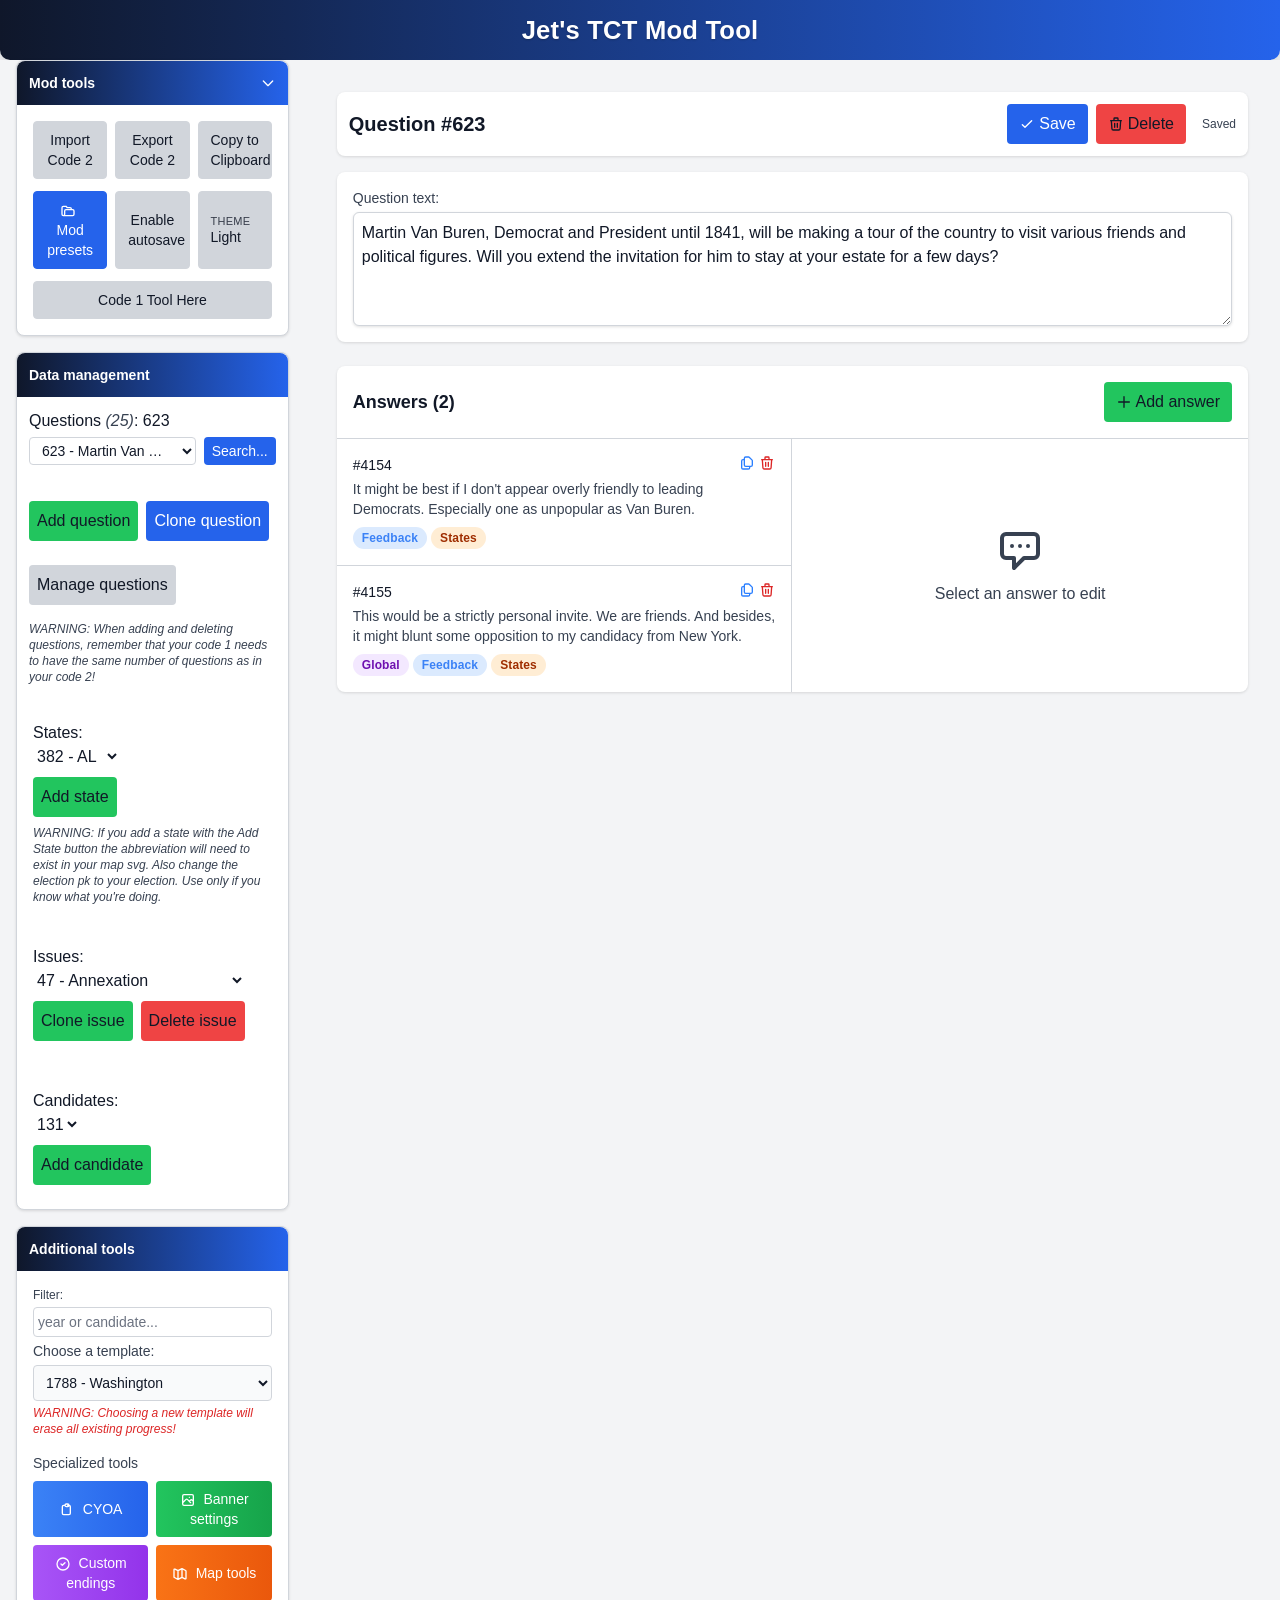
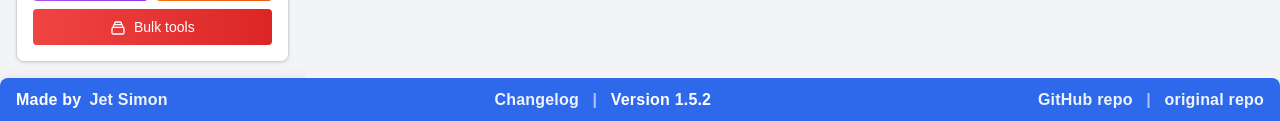
<file: index.html>
<!DOCTYPE html>
<html lang="en">

<head>
    <meta charset="UTF-8">
    <title>Jet's TCT Mod Tool</title>
    <meta name="viewport" content="width=device-width, initial-scale=1.0">
    <meta name="description" content="A tool for modding The Campaign Trail mods">
    <meta name="theme-color" content="#2563eb">

    <meta property="og:type" content="website">
    <meta property="og:url" content="https://strawberrymaster.github.io/tct-mod-tool/">
    <meta property="og:title" content="TCT Mod Tool">
    <meta property="og:description" content="A tool for modding The Campaign Trail mods, based off the original Jet's TCT Mod Tool">
    <meta property="og:image" content="https://i.pinimg.com/webp85/1200x/ae/42/0b/ae420b41441f707dc38dda3d0049e1ad.webp">
    <meta property="og:site_name" content="TCT Mod Tool">
    <meta property="og:locale" content="en_US">

    <meta name="twitter:card" content="summary_large_image">
    <meta name="twitter:title" content="TCT Mod Tool">
    <meta name="twitter:description" content="A tool for modding The Campaign Trail mods, based off the original Jet's TCT Mod Tool">
    <meta name="twitter:image" content="https://i.pinimg.com/webp85/1200x/ae/42/0b/ae420b41441f707dc38dda3d0049e1ad.webp">

    <link rel="manifest" href="tct.webmanifest">
    <link rel="icon" type="image/x-icon" href="https://strawberrymaster.github.io/files/wizardry.ico">
    <script src="./js/tailwind.js"></script>
    <script src="./js/vue3.js"></script>

    <style>
        @media only screen and (max-width: 1000px) {
            .starting-margins {
                position: relative !important;
                margin-bottom: 32px;
            }
        }

        .starting-margins {
            background-color: var(--card-bg);
            padding: 8px;
            border-radius: 16px;
            text-align: right;
            position: fixed;
            top: 16px;
            right: 16px;
            max-width: 500px;
        }

        @layer base {

            *,
            ::after,
            ::before,
            ::backdrop,
            ::file-selector-button {
                border-color: var(--border-color, currentColor);
            }
        }

        @layer base {

            button:not(:disabled),
            [role="button"]:not(:disabled) {
                cursor: pointer;
            }
        }

        .mt-2 select {
            background: var(--muted-surface);
        }

        /* candidate banner/footer */
        .tct-banner-preview {
            font-family: Arial, "Helvetica Neue", Helvetica, sans-serif;
            font-size: 62.5%;
            box-sizing: border-box;
            background-color: #BFE6FF;
            border: 3px solid #C9C9C9;
            height: 190px;
            text-align: center;
            position: relative;
            overflow: hidden;
            display: grid;
            grid-template-columns: 1fr 295px 1fr;
            align-items: center;
            padding: 5px;
        }

        .tct-banner-preview * {
            box-sizing: border-box;
        }

        .tct-banner-preview .tct_banner_pic {
            border: 3px double #C9C9C9;
            background-color: #EFEFEF;
            color: #666;
            font-size: 1.2em;
            display: flex;
            align-items: center;
            justify-content: center;
            overflow: hidden;
            height: 170px;
            width: auto;
            min-width: 9em;
            max-width: 100%;
            margin: 0 8px;
        }

        .tct-banner-preview .tct_banner_pic img {
            height: 100%;
            width: auto;
            max-width: 100%;
            object-fit: contain;
            display: block;
        }

        .tct-banner-preview #candidate_pic {
            justify-self: end;
        }

        .tct-banner-preview #running_mate_pic {
            justify-self: start;
        }

        .tct-banner-preview .inner_window_sign_display {
            position: relative;
            width: 295px;
            height: 170px;
            background-color: #F8F8F8;
            border-style: double;
            border-width: 3px;
            border-color: #C9C9C9;
        }

        .tct-banner-preview #progress_bar {
            margin: 2.5em auto 1.4em;
        }

        .tct-banner-preview #progress_bar h3 {
            margin: 0;
            font-size: 1.6em;
            font-weight: 700;
            color: #000;
            white-space: nowrap;
        }

        .tct-banner-preview #campaign_sign {
            background-color: #0000D1;
            border: .5em solid #700016;
            width: 90%;
            margin: 0 auto;
            text-align: center;
        }

        .tct-banner-preview #campaign_sign p {
            margin: .1em;
            color: #FFF;
            font-size: 3.2em;
            padding: .2em;
            font-weight: 700;
            line-height: .5em;
            white-space: nowrap;
            overflow: hidden;
            text-overflow: ellipsis;
        }

        @media (max-width: 560px) {
            .tct-banner-preview {
                padding: 3px;
            }

            .tct-banner-preview .tct_banner_pic {
                min-width: 0;
                margin: 0 3px;
            }
        }

        .mt-2 textarea {
            background: var(--input-bg);
        }

        .mt-2 select,
        .mt-2 textarea {
            border-color: var(--border-color);
            box-shadow: none;
        }

        .border-blue-500 {
            border-color: var(--accent-blue) !important;
        }

        :root {
            --app-bg: #f3f4f6;
            --app-panel-bg: #e5e7eb;
            --app-editor-bg: #f3f4f6;
            --app-text: #111827;
            --card-bg: rgba(255, 255, 255, 0.65);
            --muted-surface: #e9e9ed;
            --input-bg: #ffffff;
            --border-color: #d1d5db;
            --brand-start: #0f172a;
            --brand-end: #2563eb;
            --header-contrast: #ffffff;
            --footer-bg: rgba(37, 99, 235, 0.95);
            --map-bg: #bfe6ff;
            --map-fill: #ff9494;
            --map-stroke: #111827;
        }

        html[data-theme="sepia"] {
            --app-bg: #f4eadb;
            --app-panel-bg: #eadac4;
            --app-editor-bg: #f8efe3;
            --app-text: #2f2518;
            --card-bg: rgba(255, 248, 236, 0.78);
            --muted-surface: #efe1cd;
            --input-bg: #fffaf2;
            --border-color: #d3c0a7;
            --brand-start: #5f3d1d;
            --brand-end: #c28539;
            --header-contrast: #fff8ed;
            --footer-bg: rgba(181, 122, 54, 0.95);
            --map-bg: #f0dcc2;
            --map-fill: #c97e58;
            --map-stroke: #4d3b2d;
        }

        html[data-theme="dark"] {
            --app-bg: #0b1220;
            --app-panel-bg: #111827;
            --app-editor-bg: #0f172a;
            --app-text: #e5e7eb;
            --card-bg: rgba(31, 41, 55, 0.85);
            --muted-surface: #374151;
            --input-bg: #111827;
            --border-color: #4b5563;
            --brand-start: #020617;
            --brand-end: #1d4ed8;
            --header-contrast: #f9fafb;
            --footer-bg: rgba(30, 64, 175, 0.95);
            --map-bg: #0f2237;
            --map-fill: #73b3ff;
            --map-stroke: #dbeafe;
        }

        html[data-theme="mallard"] {
            --app-bg: #eef3f3;
            --app-panel-bg: #dce5e5;
            --app-editor-bg: #f2f7f7;
            --app-text: #0f1a1a;
            --card-bg: rgba(255, 255, 255, 0.88);
            --muted-surface: #d4e0e0;
            --input-bg: #ffffff;
            --border-color: #b0c4c4;
            --brand-start: #006064;
            --brand-end: #00acc1;
            --header-contrast: #ffffff;
            --footer-bg: rgba(0, 150, 170, 0.92);
            --map-bg: #b2ebf2;
            --map-fill: #ff8a80;
            --map-stroke: #00363a;
        }

        html[data-theme="xp-olive"] {
            --app-bg: #ece9d8;
            --app-panel-bg: #d4d0c8;
            --app-editor-bg: #f0efe7;
            --app-text: #000000;
            --card-bg: rgba(255, 255, 255, 0.85);
            --muted-surface: #e0dccd;
            --input-bg: #ffffff;
            --border-color: #aca899;
            --brand-start: #4a5a1a;
            --brand-end: #8cb43a;
            --header-contrast: #ffffff;
            --footer-bg: rgba(107, 124, 42, 0.95);
            --map-bg: #e8edd0;
            --map-fill: #c97e58;
            --map-stroke: #000000;
        }

        html[data-theme="xp-silver"] {
            --app-bg: #f0f1f4;
            --app-panel-bg: #e0e2e8;
            --app-editor-bg: #f5f6f8;
            --app-text: #111827;
            --card-bg: rgba(255, 255, 255, 0.88);
            --muted-surface: #d4d6de;
            --input-bg: #ffffff;
            --border-color: #c4c7d0;
            --brand-start: #1f2937;
            --brand-end: #4b5563;
            --header-contrast: #ffffff;
            --footer-bg: rgba(75, 85, 99, 0.95);
            --map-bg: #d4d8e0;
            --map-fill: #f87171;
            --map-stroke: #1f2937;
        }

        html[data-theme="sepia"] .effect-chip {
            border-color: #c8b59d;
            box-shadow: inset 0 0 0 1px rgba(101, 67, 33, 0.08);
        }

        html[data-theme="sepia"] .effect-chip--feedback {
            background-color: #f0dbc0 !important;
            border-color: #c0842d !important;
            color: #6b3f19 !important;
        }

        html[data-theme="sepia"] .effect-chip--global {
            background-color: #e9d3ef !important;
            border-color: #a855f7 !important;
            color: #5b2c83 !important;
        }

        html[data-theme="sepia"] .effect-chip--issues {
            background-color: #dcebcf !important;
            border-color: #65a30d !important;
            color: #46621f !important;
        }

        html[data-theme="sepia"] .effect-chip--states {
            background-color: #f2d4bb !important;
            border-color: #ea580c !important;
            color: #8a4d18 !important;
        }

        html[data-theme="sepia"] .effect-chip--variables {
            background-color: #dde1f7 !important;
            border-color: #6366f1 !important;
            color: #3840a0 !important;
        }

        html[data-theme="sepia"] .answer-tab {
            color: #7c6a57 !important;
        }

        html[data-theme="sepia"] .answer-tab:hover {
            color: #4a3927 !important;
            border-color: #b99d80 !important;
            background-color: rgba(221, 200, 171, 0.45);
        }

        html[data-theme="sepia"] .answer-tab.tab-active {
            color: #b45309 !important;
            border-color: #d97706 !important;
            background: linear-gradient(180deg, rgba(240, 220, 193, 0.95), rgba(220, 192, 157, 0.55));
        }

        #map_container svg {
            background-color: var(--map-bg) !important;
            border: 1px solid var(--border-color);
            border-radius: 6px;
        }

        #map_container svg path {
            fill: var(--map-fill) !important;
            stroke: var(--map-stroke) !important;
            stroke-width: 1;
        }

        .effect-chip {
            border: 1px solid transparent;
            font-weight: 600;
            letter-spacing: 0.01em;
        }

        html[data-theme="dark"] .effect-chip {
            border-color: #475569;
            box-shadow: inset 0 0 0 1px rgba(15, 23, 42, 0.25);
        }

        html[data-theme="dark"] .effect-chip--feedback {
            background-color: #1e3a5f !important;
            border-color: #2563eb !important;
            color: #bfdbfe !important;
        }

        html[data-theme="dark"] .effect-chip--global {
            background-color: #3b1363 !important;
            border-color: #7c3aed !important;
            color: #e9d5ff !important;
        }

        html[data-theme="dark"] .effect-chip--issues {
            background-color: #133a28 !important;
            border-color: #22c55e !important;
            color: #bbf7d0 !important;
        }

        html[data-theme="dark"] .effect-chip--states {
            background-color: #5b2d10 !important;
            border-color: #f97316 !important;
            color: #fed7aa !important;
        }

        html[data-theme="dark"] .effect-chip--variables {
            background-color: #312e81 !important;
            border-color: #6366f1 !important;
            color: #c7d2fe !important;
        }

        html[data-theme="dark"] .answer-tab {
            color: #9ca3af !important;
        }

        html[data-theme="dark"] .answer-tab:hover {
            color: #e5e7eb !important;
            border-color: #475569 !important;
            background-color: rgba(30, 41, 59, 0.45);
        }

        html[data-theme="dark"] .answer-tab.tab-active {
            color: #93c5fd !important;
            border-color: #3b82f6 !important;
            background: linear-gradient(180deg, rgba(30, 58, 95, 0.65), rgba(30, 41, 59, 0.1));
        }

        html[data-theme="dark"] .bg-indigo-50 {
            background-color: #1e2a5f !important;
        }
        html[data-theme="dark"] .text-indigo-900 {
            color: #a5b4fc !important;
        }
        html[data-theme="dark"] .border-indigo-100 {
            border-color: #3730a3 !important;
        }
        html[data-theme="dark"] .bg-purple-50 {
            background-color: #2e1a5f !important;
        }
        html[data-theme="dark"] .text-purple-900 {
            color: #c4b5fd !important;
        }
        html[data-theme="dark"] .border-purple-100 {
            border-color: #5b21b6 !important;
        }
        html[data-theme="dark"] .bg-blue-100 {
            background-color: #1e3a5f !important;
        }
        html[data-theme="dark"] .text-blue-700 {
            color: #93c5fd !important;
        }
        html[data-theme="dark"] .text-blue-900 {
            color: #bfdbfe !important;
        }
        html[data-theme="dark"] .hover\:text-blue-900:hover {
            color: #dbeafe !important;
        }
        html[data-theme="dark"] .bg-purple-100 {
            background-color: #2e1a5f !important;
        }
        html[data-theme="dark"] .text-purple-800 {
            color: #c4b5fd !important;
        }
        html[data-theme="dark"] .hover\:bg-purple-200:hover {
            background-color: #4c1d95 !important;
        }
        html[data-theme="dark"] .bg-amber-100 {
            background-color: #422006 !important;
        }

        html[data-theme="mallard"] .effect-chip {
            border-color: #b0c4c4;
            box-shadow: inset 0 0 0 1px rgba(0, 96, 100, 0.08);
        }

        html[data-theme="mallard"] .effect-chip--feedback {
            background-color: #dff5f8 !important;
            border-color: #00acc1 !important;
            color: #006064 !important;
        }

        html[data-theme="mallard"] .effect-chip--global {
            background-color: #e9d5ff !important;
            border-color: #a855f7 !important;
            color: #5b2c83 !important;
        }

        html[data-theme="mallard"] .effect-chip--issues {
            background-color: #e0f2e9 !important;
            border-color: #00897b !important;
            color: #004d40 !important;
        }

        html[data-theme="mallard"] .effect-chip--states {
            background-color: #fff3e0 !important;
            border-color: #ff7043 !important;
            color: #bf360c !important;
        }

        html[data-theme="mallard"] .effect-chip--variables {
            background-color: #dde1f7 !important;
            border-color: #6366f1 !important;
            color: #3840a0 !important;
        }

        html[data-theme="mallard"] .answer-tab {
            color: #6b8a8a !important;
        }

        html[data-theme="mallard"] .answer-tab:hover {
            color: #004d40 !important;
            border-color: #80cbc4 !important;
            background-color: rgba(0, 150, 170, 0.06);
        }

        html[data-theme="mallard"] .answer-tab.tab-active {
            color: #00838f !important;
            border-color: #00acc1 !important;
            background: linear-gradient(180deg, rgba(178, 235, 242, 0.95), rgba(128, 203, 196, 0.4));
        }

        html[data-theme="xp-olive"] .effect-chip {
            border-color: #aca899;
            box-shadow: inset 0 0 0 1px rgba(0, 0, 0, 0.06);
        }

        html[data-theme="xp-olive"] .effect-chip--feedback {
            background-color: #e6edc8 !important;
            border-color: #6b7c2a !important;
            color: #3d4a10 !important;
        }

        html[data-theme="xp-olive"] .effect-chip--global {
            background-color: #e9d5ff !important;
            border-color: #a855f7 !important;
            color: #5b2c83 !important;
        }

        html[data-theme="xp-olive"] .effect-chip--issues {
            background-color: #d4edda !important;
            border-color: #39a64e !important;
            color: #1e6b2e !important;
        }

        html[data-theme="xp-olive"] .effect-chip--states {
            background-color: #fee2d4 !important;
            border-color: #ea580c !important;
            color: #8a4d18 !important;
        }

        html[data-theme="xp-olive"] .effect-chip--variables {
            background-color: #dde1f7 !important;
            border-color: #6366f1 !important;
            color: #3840a0 !important;
        }

        html[data-theme="xp-olive"] .answer-tab {
            color: #6b7280 !important;
        }

        html[data-theme="xp-olive"] .answer-tab:hover {
            color: #111827 !important;
            border-color: #9ca3af !important;
            background-color: rgba(0, 0, 0, 0.04);
        }

        html[data-theme="xp-olive"] .answer-tab.tab-active {
            color: #6b7c2a !important;
            border-color: #8cb43a !important;
            background: linear-gradient(180deg, rgba(230, 237, 200, 0.95), rgba(200, 210, 165, 0.55));
        }

        html[data-theme="xp-silver"] .effect-chip {
            border-color: #c4c7d0;
            box-shadow: inset 0 0 0 1px rgba(31, 41, 55, 0.08);
        }

        html[data-theme="xp-silver"] .effect-chip--feedback {
            background-color: #e2e8f0 !important;
            border-color: #4b5563 !important;
            color: #1f2937 !important;
        }

        html[data-theme="xp-silver"] .effect-chip--global {
            background-color: #e9d5ff !important;
            border-color: #a855f7 !important;
            color: #5b2c83 !important;
        }

        html[data-theme="xp-silver"] .effect-chip--issues {
            background-color: #d1fae5 !important;
            border-color: #059669 !important;
            color: #065f46 !important;
        }

        html[data-theme="xp-silver"] .effect-chip--states {
            background-color: #fed7aa !important;
            border-color: #ea580c !important;
            color: #9a3412 !important;
        }

        html[data-theme="xp-silver"] .effect-chip--variables {
            background-color: #dde1f7 !important;
            border-color: #6366f1 !important;
            color: #3840a0 !important;
        }

        html[data-theme="xp-silver"] .answer-tab {
            color: #6b7280 !important;
        }

        html[data-theme="xp-silver"] .answer-tab:hover {
            color: #111827 !important;
            border-color: #9ca3af !important;
            background-color: rgba(8, 145, 178, 0.06);
        }

        html[data-theme="xp-silver"] .answer-tab.tab-active {
            color: #1f2937 !important;
            border-color: #4b5563 !important;
            background: linear-gradient(180deg, rgba(226, 232, 240, 0.95), rgba(196, 200, 212, 0.5));
        }

        html[data-theme="xp-zune"] .effect-chip {
            border-color: #404040;
            box-shadow: inset 0 0 0 1px rgba(224, 90, 16, 0.15);
        }

        html[data-theme="xp-zune"] .effect-chip--feedback {
            background-color: #2a1810 !important;
            border-color: #e05a10 !important;
            color: #ff9e75 !important;
        }

        html[data-theme="xp-zune"] .effect-chip--global {
            background-color: #2c1a35 !important;
            border-color: #8b5cf6 !important;
            color: #d8b4fe !important;
        }

        html[data-theme="xp-zune"] .effect-chip--issues {
            background-color: #12281e !important;
            border-color: #10b981 !important;
            color: #a7f3d0 !important;
        }

        html[data-theme="xp-zune"] .effect-chip--states {
            background-color: #2e1d10 !important;
            border-color: #ea580c !important;
            color: #ffedd5 !important;
        }

        html[data-theme="xp-zune"] .effect-chip--variables {
            background-color: #1a1e35 !important;
            border-color: #3b82f6 !important;
            color: #bfdbfe !important;
        }

        html[data-theme="xp-zune"] .answer-tab {
            color: #a3a3a3 !important;
        }

        html[data-theme="xp-zune"] .answer-tab:hover {
            color: #ffffff !important;
            border-color: #525252 !important;
            background-color: rgba(224, 90, 16, 0.08);
        }

        html[data-theme="xp-zune"] .answer-tab.tab-active {
            color: #ff9e75 !important;
            border-color: #e05a10 !important;
            background: linear-gradient(180deg, rgba(224, 90, 16, 0.25), rgba(38, 38, 38, 0.45));
        }
        html[data-theme="xp-royale-dark"] .effect-chip {
            border-color: #2a3668;
            box-shadow: inset 0 0 0 1px rgba(0, 85, 255, 0.2);
        }

        html[data-theme="xp-royale-dark"] .effect-chip--feedback {
            background-color: #0b1a3d !important;
            border-color: #0055ff !important;
            color: #93c5fd !important;
        }

        html[data-theme="xp-royale-dark"] .effect-chip--global {
            background-color: #22123d !important;
            border-color: #a855f7 !important;
            color: #e9d5ff !important;
        }

        html[data-theme="xp-royale-dark"] .effect-chip--issues {
            background-color: #09261a !important;
            border-color: #10b981 !important;
            color: #a7f3d0 !important;
        }

        html[data-theme="xp-royale-dark"] .effect-chip--states {
            background-color: #2e1d10 !important;
            border-color: #ea580c !important;
            color: #ffedd5 !important;
        }

        html[data-theme="xp-royale-dark"] .effect-chip--variables {
            background-color: #0a254a !important;
            border-color: #00d4ff !important;
            color: #b3f4ff !important;
        }

        html[data-theme="xp-royale-dark"] .answer-tab {
            color: #94a3b8 !important;
        }

        html[data-theme="xp-royale-dark"] .answer-tab:hover {
            color: #ffffff !important;
            border-color: #3b4b7c !important;
            background-color: rgba(0, 85, 255, 0.1);
        }

        html[data-theme="xp-royale-dark"] .answer-tab.tab-active {
            color: #60a5fa !important;
            border-color: #0055ff !important;
            background: linear-gradient(180deg, rgba(0, 85, 255, 0.2), rgba(18, 24, 48, 0.45));
        }

        html[data-theme="xp-zune"] .bg-indigo-50,
        html[data-theme="xp-royale-dark"] .bg-indigo-50 {
            background-color: #1e2547 !important;
        }
        html[data-theme="xp-zune"] .text-indigo-900,
        html[data-theme="xp-royale-dark"] .text-indigo-900 {
            color: #cbd5e1 !important;
        }
        html[data-theme="xp-zune"] .border-indigo-100,
        html[data-theme="xp-royale-dark"] .border-indigo-100 {
            border-color: #3b4b7c !important;
        }
        html[data-theme="xp-zune"] .bg-purple-50,
        html[data-theme="xp-royale-dark"] .bg-purple-50 {
            background-color: #24143a !important;
        }
        html[data-theme="xp-zune"] .text-purple-900,
        html[data-theme="xp-royale-dark"] .text-purple-900 {
            color: #e9d5ff !important;
        }
        html[data-theme="xp-zune"] .border-purple-100,
        html[data-theme="xp-royale-dark"] .border-purple-100 {
            border-color: #581c87 !important;
        }

        body {
            background: var(--app-bg);
            color: var(--app-text);
        }

        #app {
            background: var(--app-panel-bg);
        }

        #editor {
            background: var(--app-editor-bg);
        }

        .bg-white {
            background-color: var(--utility-bg-white) !important;
            color: var(--app-text);
        }

        .bg-white\/90 {
            background-color: var(--utility-bg-white-90) !important;
            color: var(--app-text);
        }

        .bg-gray-50 {
            background-color: var(--utility-bg-gray-50) !important;
            color: var(--app-text);
        }

        .bg-gray-100 {
            background-color: var(--utility-bg-gray-100) !important;
            color: var(--app-text);
        }

        .bg-gray-200 {
            background-color: var(--utility-bg-gray-200) !important;
            color: var(--app-text);
        }

        .bg-gray-300 {
            background-color: var(--utility-bg-gray-300) !important;
            color: var(--app-text);
        }

        .bg-blue-50 {
            background-color: var(--utility-bg-blue-50) !important;
            color: var(--app-text) !important;
        }

        .hover\:bg-gray-50:hover {
            background-color: var(--utility-hover-gray-50) !important;
        }

        .hover\:bg-gray-100:hover {
            background-color: var(--utility-hover-gray-100) !important;
        }

        .hover\:bg-gray-300:hover,
        .hover\:bg-gray-400:hover,
        .hover\:bg-gray-500:hover,
        .hover\:bg-gray-600:hover,
        .hover\:bg-gray-700:hover {
            background-color: var(--utility-hover-gray-300) !important;
        }

        .text-gray-500,
        .text-gray-400,
        .text-gray-600,
        .text-gray-700,
        .text-gray-800,
        .text-gray-900,
        .text-black {
            color: var(--utility-text-gray) !important;
        }

        .hover\:text-black:hover {
            color: var(--utility-hover-text-black) !important;
        }

        .hover\:text-gray-700:hover,
        .hover\:text-gray-800:hover,
        .hover\:text-gray-900:hover {
            color: var(--utility-hover-text-gray) !important;
        }

        .bg-indigo-200,
        .bg-purple-200 {
            background-color: var(--utility-bg-indigo-200) !important;
            color: var(--app-text) !important;
            border: 1px solid var(--border-color);
        }

        .border,
        .border-gray-200,
        .border-gray-300,
        .border-gray-400 {
            border-color: var(--utility-border) !important;
        }

        input,
        textarea,
        select {
            background-color: var(--utility-input-bg);
            color: var(--utility-input-text);
            border-color: var(--utility-input-border);
        }

        input::placeholder,
        textarea::placeholder {
            color: var(--utility-input-placeholder);
        }

        input:focus,
        textarea:focus,
        select:focus {
            outline-color: var(--utility-input-focus);
        }

        .shadow,
        .shadow-sm,
        .shadow-lg,
        .shadow-xl,
        .shadow-xs {
            box-shadow: var(--utility-shadow) !important;
        }

        .border-emerald-500 { border-color: var(--card-border-emerald) !important; }
        .border-blue-400 { border-color: var(--card-border-blue) !important; }
        .border-teal-400 { border-color: var(--card-border-teal) !important; }
        .border-indigo-400 { border-color: var(--card-border-indigo) !important; }
        .border-purple-400 { border-color: var(--card-border-purple) !important; }
        .border-amber-300,
        .border-amber-200,
        .border-yellow-400 { border-color: var(--banner-border) !important; }
        .bg-amber-50 { background-color: var(--amber-bg) !important; }
        .text-amber-700,
        .text-amber-950 { color: var(--amber-text) !important; }
        .text-red-600 { color: var(--text-red-600) !important; }
        .text-green-600 { color: var(--text-green-600) !important; }
        .hover\:text-red-800:hover { color: var(--text-red-600) !important; }
        .text-blue-600 { color: var(--accent-blue) !important; }
        .text-blue-600.font-semibold { color: var(--accent-blue) !important; }
        .hover\:text-blue-800:hover { color: var(--gradient-to-blue) !important; }
        .hover\:text-gray-200:hover { color: rgba(255, 255, 255, 0.8) !important; }

        .bg-gradient-to-r {
            background-image: linear-gradient(to right, var(--gradient-from), var(--gradient-to));
        }
        .from-blue-500 { --gradient-from: var(--gradient-from-blue); }
        .to-blue-600 { --gradient-to: var(--gradient-to-blue); }
        .hover\:from-blue-600:hover { --gradient-from: var(--gradient-from-blue-hover); }
        .hover\:to-blue-700:hover { --gradient-to: var(--gradient-to-blue-hover); }
        .from-green-500 { --gradient-from: var(--gradient-from-green); }
        .to-green-600 { --gradient-to: var(--gradient-to-green); }
        .hover\:from-green-600:hover { --gradient-from: var(--gradient-from-green-hover); }
        .hover\:to-green-700:hover { --gradient-to: var(--gradient-to-green-hover); }
        .from-purple-500 { --gradient-from: var(--gradient-from-purple); }
        .to-purple-600 { --gradient-to: var(--gradient-to-purple); }
        .hover\:from-purple-600:hover { --gradient-from: var(--gradient-from-purple-hover); }
        .hover\:to-purple-700:hover { --gradient-to: var(--gradient-to-purple-hover); }
        .from-orange-500 { --gradient-from: var(--gradient-from-orange); }
        .to-orange-600 { --gradient-to: var(--gradient-to-orange); }
        .hover\:from-orange-600:hover { --gradient-from: var(--gradient-from-orange-hover); }
        .hover\:to-orange-700:hover { --gradient-to: var(--gradient-to-orange-hover); }
        .from-red-500 { --gradient-from: var(--gradient-from-red); }
        .to-red-600 { --gradient-to: var(--gradient-to-red); }
        .hover\:from-red-600:hover { --gradient-from: var(--gradient-from-red-hover); }
        .hover\:to-red-700:hover { --gradient-to: var(--gradient-to-red-hover); }

        .accent-red-500 { accent-color: var(--accent-red) !important; }
        .accent-green-500 { accent-color: var(--accent-green) !important; }
        .accent-blue-500 { accent-color: var(--accent-blue) !important; }

        .text-red-500 { color: var(--text-red-600) !important; }
        .text-blue-800 { color: var(--accent-blue) !important; }
        .text-amber-800,
        .text-amber-900 { color: var(--amber-text) !important; }
        .hover\:text-blue-600:hover { color: var(--accent-blue) !important; }
        .hover\:border-red-300:hover { border-color: var(--text-red-600) !important; }
        .hover\:bg-red-50:hover { background-color: var(--utility-bg-gray-100) !important; }

        .bg-blue-500 { background-color: var(--control-primary-bg) !important; color: var(--control-primary-text) !important; }
        .bg-blue-600 { background-color: var(--control-primary-hover) !important; color: var(--control-primary-text) !important; }
        .hover\:bg-blue-600:hover { background-color: var(--control-primary-hover) !important; }
        .hover\:bg-blue-700:hover { background-color: var(--gradient-to-blue-hover) !important; }

        .bg-green-500 { background-color: var(--accent-green) !important; color: #111827 !important; }
        .hover\:bg-green-600:hover { background-color: var(--gradient-to-green) !important; }

        .bg-red-500 { background-color: var(--accent-red) !important; color: #111827 !important; }
        .hover\:bg-red-600:hover { background-color: var(--gradient-to-red) !important; }

        .bg-amber-500,
        .bg-emerald-600,
        .bg-teal-500,
        .bg-cyan-600,
        .bg-orange-500,
        .bg-rose-500,
        .bg-purple-500,
        .bg-indigo-500 {
            color: #111827 !important;
        }

        .bg-indigo-500 { background-color: var(--card-border-indigo) !important; color: #111827 !important; }
        .hover\:bg-indigo-600:hover { background-color: #6366f1 !important; }
        .bg-indigo-600 { background-color: #6366f1 !important; color: #ffffff !important; }

        .bg-gray-500 { background-color: var(--control-bg) !important; color: var(--control-text) !important; }
        .bg-gray-500.hover\:bg-gray-600:hover { background-color: var(--control-bg-hover) !important; color: var(--control-text) !important; }
        .bg-gray-800 { background-color: var(--brand-start) !important; color: var(--header-contrast) !important; }

        .focus\:border-blue-500:focus { border-color: var(--utility-input-focus) !important; }
        .focus\:ring-blue-400:focus { --tw-ring-color: var(--utility-input-focus) !important; }
        .focus\:ring-blue-500:focus { --tw-ring-color: var(--utility-input-focus) !important; }

        .bg-yellow-50,
        .bg-yellow-100 { background-color: var(--amber-bg) !important; }
        .text-yellow-900 { color: var(--amber-text) !important; }
        .border-yellow-200 { border-color: var(--banner-border) !important; }

        #app { background: var(--app-bg) !important; }
        #editor { background: var(--app-editor-bg) !important; }

        .theme-app-header,
        .theme-app-footer {
            display: flex;
            align-items: center;
            justify-content: center;
            color: var(--header-contrast);
            background: linear-gradient(90deg, var(--brand-start), var(--brand-end));
            box-shadow: 0 6px 18px rgba(0, 0, 0, 0.15);
            text-align: center;
            padding: 1rem 1.25rem;
            font-weight: 700;
            letter-spacing: 0.2px;
        }

        .theme-app-header {
            font-size: 1.6rem;
            line-height: 1.1;
            text-shadow: 0 1px 2px rgba(0, 0, 0, 0.2);
            border-bottom-left-radius: 10px;
            border-bottom-right-radius: 10px;
        }

        .theme-app-footer {
            display: flex;
            align-items: center;
            justify-content: space-between;
            gap: 0.75rem;
            color: var(--header-contrast);
            background: var(--footer-bg);
            box-shadow: 0 6px 18px rgba(0, 0, 0, 0.15);
            text-align: center;
            padding: 0.6rem 1rem;
            font-weight: 600;
            border-top-left-radius: 8px;
            border-top-right-radius: 8px;
            flex-wrap: wrap;
        }

        .theme-app-footer .footer-left,
        .theme-app-footer .footer-center,
        .theme-app-footer .footer-right {
            display: flex;
            align-items: center;
            gap: 0.5rem;
            white-space: nowrap;
        }

        .theme-app-footer a {
            color: var(--header-contrast);
            opacity: 0.92;
            text-decoration: none;
        }

        .theme-app-footer a:hover {
            text-decoration: underline;
            opacity: 1;
        }

        .theme-app-footer .sep {
            color: var(--header-contrast);
            opacity: 0.6;
            margin: 0 0.35rem;
            user-select: none;
        }

        .theme-panel {
            background: var(--toolbar-panel-bg);
            border-color: var(--toolbar-panel-border);
            color: var(--app-text);
        }

        .theme-panel-header {
            display: flex;
            align-items: center;
            justify-content: space-between;
            color: var(--toolbar-header-text);
            background: linear-gradient(90deg, var(--toolbar-header-start), var(--toolbar-header-end));
        }

        .theme-panel-header h3,
        .theme-panel-header p,
        .theme-panel-header button {
            color: inherit;
        }

        .theme-panel-header button:hover {
            color: rgba(255, 255, 255, 0.95);
        }

        /* changelog modal body (see js/changelog.js) */
        .changelog-body h1 {
            font-size: 1.5rem;
            font-weight: 700;
            margin: 0 0 0.75rem;
        }

        .changelog-body h2 {
            font-size: 1.125rem;
            font-weight: 700;
            margin: 1.5rem 0 0.5rem;
            padding-bottom: 0.25rem;
            border-bottom: 1px solid var(--toolbar-panel-border);
        }

        .changelog-body h2:first-of-type {
            margin-top: 0;
        }

        .changelog-body p {
            margin: 0.5rem 0;
            line-height: 1.6;
        }

        .changelog-body ul {
            list-style: disc;
            margin: 0.5rem 0;
            padding-left: 1.5rem;
        }

        .changelog-body ul ul {
            margin: 0.25rem 0;
        }

        .changelog-body li {
            margin: 0.35rem 0;
            line-height: 1.6;
        }

        .changelog-body code {
            font-family: ui-monospace, SFMono-Regular, Menlo, Consolas, monospace;
            font-size: 0.875em;
            padding: 0.1rem 0.3rem;
            border-radius: 3px;
            background: var(--muted-surface);
            border: 1px solid var(--toolbar-panel-border);
        }

        .theme-control {
            background: var(--control-bg);
            color: var(--control-text);
            border: 1px solid var(--toolbar-panel-border);
        }

        .theme-control:hover {
            background: var(--control-bg-hover);
        }

        .theme-control--primary {
            background: var(--control-primary-bg);
            color: var(--control-primary-text);
            border-color: var(--control-primary-bg);
        }

        .theme-control--primary:hover {
            background: var(--control-primary-hover);
        }

        .theme-control--accent {
            background: var(--control-accent-bg);
            color: var(--control-accent-text);
            border-color: var(--control-accent-bg);
        }

        .theme-control--accent:hover {
            background: var(--control-primary-hover);
        }

        @media (max-width: 640px) {
            .theme-app-footer {
                font-size: 0.85rem;
                gap: 0.5rem;
                padding: 0.5rem 0.75rem;
                justify-content: center;
            }

            .theme-app-footer .footer-left,
            .theme-app-footer .footer-center,
            .theme-app-footer .footer-right {
                flex-basis: 100%;
                justify-content: center;
            }
        }
    </style>
</head>

<body>

    <div class="theme-app-header" role="banner" aria-label="Jet's TCT Mod Tool header">
        <div>
            Jet's TCT Mod Tool
        </div>
    </div>

    <div id="app" class="bg-gray-200 w-auto flex flex-col md:flex-row mx-auto">
        <div class="sm:w-1/3 md:w-1/4 mx-auto" id="pickers">
            <toolbar></toolbar>
            <unified-data-picker></unified-data-picker>
            <unified-tools-picker></unified-tools-picker>
        </div>

        <div class="bg-gray-100 sm:2/3 md:w-4/5" id="editor">
            <editor></editor>
        </div>
    </div>

    <div class="theme-app-footer" role="contentinfo" aria-label="Footer">
        <div class="footer-left">Made by <a class="hover:text-gray-200" href="https://jetsimon.com/">Jet Simon</a></div>

        <div class="footer-center">
            <a href="./changelog.html" data-changelog>Changelog</a>
            <span class="sep">|</span>
            <span>Version 1.5.2</span>
        </div>

        <div class="footer-right">
            <a href="https://github.com/StrawberryMaster/tct-mod-tool">GitHub repo</a>
            <span class="sep">|</span>
            <a href="https://github.com/JetSimon/Jets-The-Campaign-Trail-Mod-Tool-Website">original repo</a>
        </div>
    </div>

    <script src="js/db.js"></script>
    <script src="js/autosave.js"></script>
    <script src="js/engine.js"></script>
    <script src="js/mapview.js"></script>
    <script src="js/components/mapBinder.js"></script>
    <script src="js/base.js"></script>
    <script src="js/components/editor.js"></script>
    <script src="js/components/pickers.js"></script>
    <script src="js/components/questionAnswer.js"></script>
    <script src="js/components/stateCandidateIssues.js"></script>
    <script src="js/components/cyoa.js"></script>
    <script src="js/components/bannerSettings.js"></script>
    <script src="js/components/endings.js"></script>
    <script src="js/components/mapping.js"></script>
    <script src="js/components/bulk.js"></script>
    <script src="js/vueInit.js"></script>
    <script src="js/markdown.js"></script>
    <script src="js/changelog.js"></script>
    <script>
        if ('serviceWorker' in navigator) {
            window.addEventListener('load', () => {
                navigator.serviceWorker.register('./sw.js')
                    .then(reg => console.log('Service Worker registered!'))
                    .catch(err => console.log('Service Worker registration failed', err));
            });
        }
    </script>
</body>

</html>
</file>
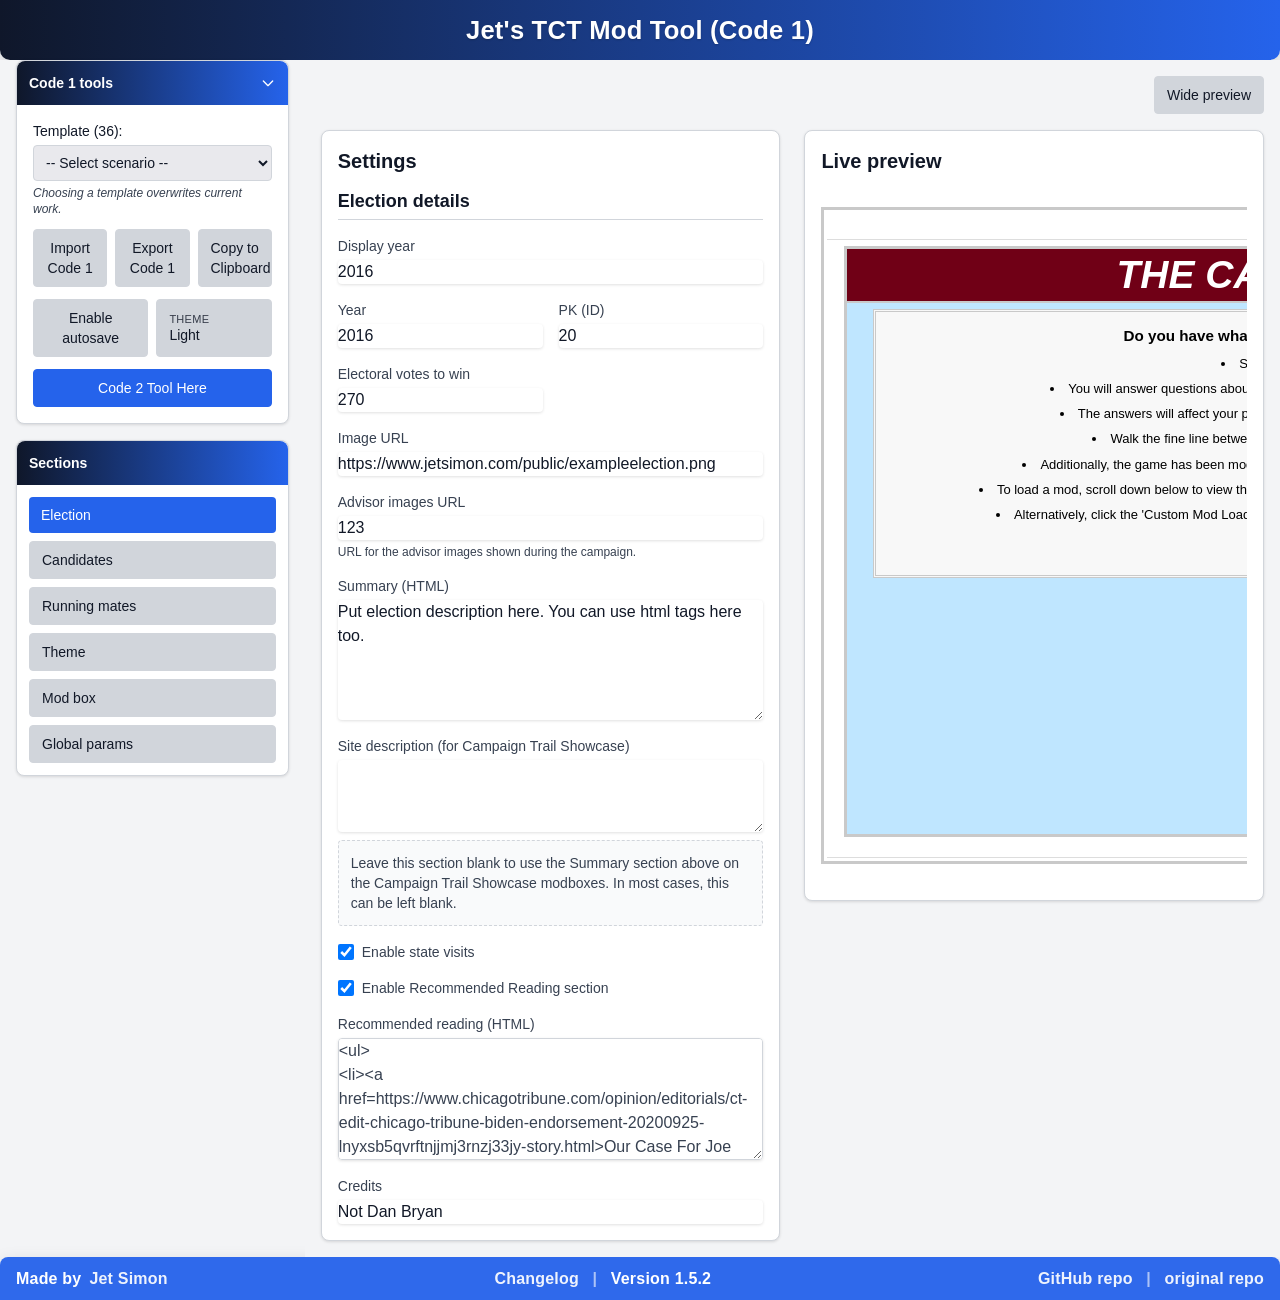
<file: code1.html>
<!DOCTYPE html>
<html lang="en">

<head>
    <meta charset="UTF-8">
    <meta http-equiv="X-UA-Compatible" content="IE=edge">
    <meta name="viewport" content="width=device-width, initial-scale=1.0">
    <meta name="description" content="A tool for modding The Campaign Trail mods -- Code 1">
    <meta name="theme-color" content="#2563eb">
    <meta property="og:type" content="website">
    <meta property="og:url" content="https://strawberrymaster.github.io/tct-mod-tool/code1.html">
    <meta property="og:title" content="TCT Mod Tool -- Code 1">
    <meta property="og:description" content="A tool for modding The Campaign Trail mods, based off the original Jet's TCT Mod Tool">
    <link rel="manifest" href="tct.webmanifest">
    <link rel="icon" type="image/x-icon" href="https://strawberrymaster.github.io/files/wizardry.ico">
    <script src="./js/tailwind.js"></script>
    <script src="./js/vue3.js"></script>
    <title>Jet's Code 1 Mod Tool</title>
    <link rel="stylesheet" href="js/code1/preview.css">
<style>
        @media only screen and (max-width: 1000px) {
            .starting-margins {
                position: relative !important;
                margin-bottom: 32px;
            }
        }

        .starting-margins {
            background-color: var(--card-bg);
            padding: 8px;
            border-radius: 16px;
            text-align: right;
            position: fixed;
            top: 16px;
            right: 16px;
            max-width: 500px;
        }

        @layer base {

            *,
            ::after,
            ::before,
            ::backdrop,
            ::file-selector-button {
                border-color: var(--border-color, currentColor);
            }
        }

        @layer base {

            button:not(:disabled),
            [role="button"]:not(:disabled) {
                cursor: pointer;
            }
        }

        .mt-2 select {
            background: var(--muted-surface);
        }

        .mt-2 textarea {
            background: var(--input-bg);
        }

        .mt-2 select,
        .mt-2 textarea {
            border-color: var(--border-color);
            box-shadow: none;
        }

        .border-blue-500 {
            border-color: var(--accent-blue) !important;
        }

        :root {
            --app-bg: #f3f4f6;
            --app-panel-bg: #e5e7eb;
            --app-editor-bg: #f3f4f6;
            --app-text: #111827;
            --card-bg: rgba(255, 255, 255, 0.65);
            --muted-surface: #e9e9ed;
            --input-bg: #ffffff;
            --border-color: #d1d5db;
            --brand-start: #0f172a;
            --brand-end: #2563eb;
            --header-contrast: #ffffff;
            --footer-bg: rgba(37, 99, 235, 0.95);
            --map-bg: #bfe6ff;
            --map-fill: #ff9494;
            --map-stroke: #111827;
        }

        html[data-theme="sepia"] {
            --app-bg: #f4eadb;
            --app-panel-bg: #eadac4;
            --app-editor-bg: #f8efe3;
            --app-text: #2f2518;
            --card-bg: rgba(255, 248, 236, 0.78);
            --muted-surface: #efe1cd;
            --input-bg: #fffaf2;
            --border-color: #d3c0a7;
            --brand-start: #5f3d1d;
            --brand-end: #c28539;
            --header-contrast: #fff8ed;
            --footer-bg: rgba(181, 122, 54, 0.95);
            --map-bg: #f0dcc2;
            --map-fill: #c97e58;
            --map-stroke: #4d3b2d;
        }

        html[data-theme="dark"] {
            --app-bg: #0b1220;
            --app-panel-bg: #111827;
            --app-editor-bg: #0f172a;
            --app-text: #e5e7eb;
            --card-bg: rgba(31, 41, 55, 0.85);
            --muted-surface: #374151;
            --input-bg: #111827;
            --border-color: #4b5563;
            --brand-start: #020617;
            --brand-end: #1d4ed8;
            --header-contrast: #f9fafb;
            --footer-bg: rgba(30, 64, 175, 0.95);
            --map-bg: #0f2237;
            --map-fill: #73b3ff;
            --map-stroke: #dbeafe;
        }

        html[data-theme="mallard"] {
            --app-bg: #eef3f3;
            --app-panel-bg: #dce5e5;
            --app-editor-bg: #f2f7f7;
            --app-text: #0f1a1a;
            --card-bg: rgba(255, 255, 255, 0.88);
            --muted-surface: #d4e0e0;
            --input-bg: #ffffff;
            --border-color: #b0c4c4;
            --brand-start: #006064;
            --brand-end: #00acc1;
            --header-contrast: #ffffff;
            --footer-bg: rgba(0, 150, 170, 0.92);
            --map-bg: #b2ebf2;
            --map-fill: #ff8a80;
            --map-stroke: #00363a;
        }

        html[data-theme="xp-olive"] {
            --app-bg: #ece9d8;
            --app-panel-bg: #d4d0c8;
            --app-editor-bg: #f0efe7;
            --app-text: #000000;
            --card-bg: rgba(255, 255, 255, 0.85);
            --muted-surface: #e0dccd;
            --input-bg: #ffffff;
            --border-color: #aca899;
            --brand-start: #4a5a1a;
            --brand-end: #8cb43a;
            --header-contrast: #ffffff;
            --footer-bg: rgba(107, 124, 42, 0.95);
            --map-bg: #e8edd0;
            --map-fill: #c97e58;
            --map-stroke: #000000;
        }

        html[data-theme="xp-silver"] {
            --app-bg: #f0f1f4;
            --app-panel-bg: #e0e2e8;
            --app-editor-bg: #f5f6f8;
            --app-text: #111827;
            --card-bg: rgba(255, 255, 255, 0.88);
            --muted-surface: #d4d6de;
            --input-bg: #ffffff;
            --border-color: #c4c7d0;
            --brand-start: #1f2937;
            --brand-end: #4b5563;
            --header-contrast: #ffffff;
            --footer-bg: rgba(75, 85, 99, 0.95);
            --map-bg: #d4d8e0;
            --map-fill: #f87171;
            --map-stroke: #1f2937;
        }

        html[data-theme="sepia"] .effect-chip {
            border-color: #c8b59d;
            box-shadow: inset 0 0 0 1px rgba(101, 67, 33, 0.08);
        }

        html[data-theme="sepia"] .effect-chip--feedback {
            background-color: #f0dbc0 !important;
            border-color: #c0842d !important;
            color: #6b3f19 !important;
        }

        html[data-theme="sepia"] .effect-chip--global {
            background-color: #e9d3ef !important;
            border-color: #a855f7 !important;
            color: #5b2c83 !important;
        }

        html[data-theme="sepia"] .effect-chip--issues {
            background-color: #dcebcf !important;
            border-color: #65a30d !important;
            color: #46621f !important;
        }

        html[data-theme="sepia"] .effect-chip--states {
            background-color: #f2d4bb !important;
            border-color: #ea580c !important;
            color: #8a4d18 !important;
        }

        html[data-theme="sepia"] .effect-chip--variables {
            background-color: #dde1f7 !important;
            border-color: #6366f1 !important;
            color: #3840a0 !important;
        }

        html[data-theme="sepia"] .answer-tab {
            color: #7c6a57 !important;
        }

        html[data-theme="sepia"] .answer-tab:hover {
            color: #4a3927 !important;
            border-color: #b99d80 !important;
            background-color: rgba(221, 200, 171, 0.45);
        }

        html[data-theme="sepia"] .answer-tab.tab-active {
            color: #b45309 !important;
            border-color: #d97706 !important;
            background: linear-gradient(180deg, rgba(240, 220, 193, 0.95), rgba(220, 192, 157, 0.55));
        }

        #map_container svg {
            background-color: var(--map-bg) !important;
            border: 1px solid var(--border-color);
            border-radius: 6px;
        }

        #map_container svg path {
            fill: var(--map-fill) !important;
            stroke: var(--map-stroke) !important;
            stroke-width: 1;
        }

        .effect-chip {
            border: 1px solid transparent;
            font-weight: 600;
            letter-spacing: 0.01em;
        }

        html[data-theme="dark"] .effect-chip {
            border-color: #475569;
            box-shadow: inset 0 0 0 1px rgba(15, 23, 42, 0.25);
        }

        html[data-theme="dark"] .effect-chip--feedback {
            background-color: #1e3a5f !important;
            border-color: #2563eb !important;
            color: #bfdbfe !important;
        }

        html[data-theme="dark"] .effect-chip--global {
            background-color: #3b1363 !important;
            border-color: #7c3aed !important;
            color: #e9d5ff !important;
        }

        html[data-theme="dark"] .effect-chip--issues {
            background-color: #133a28 !important;
            border-color: #22c55e !important;
            color: #bbf7d0 !important;
        }

        html[data-theme="dark"] .effect-chip--states {
            background-color: #5b2d10 !important;
            border-color: #f97316 !important;
            color: #fed7aa !important;
        }

        html[data-theme="dark"] .effect-chip--variables {
            background-color: #312e81 !important;
            border-color: #6366f1 !important;
            color: #c7d2fe !important;
        }

        html[data-theme="dark"] .answer-tab {
            color: #9ca3af !important;
        }

        html[data-theme="dark"] .answer-tab:hover {
            color: #e5e7eb !important;
            border-color: #475569 !important;
            background-color: rgba(30, 41, 59, 0.45);
        }

        html[data-theme="dark"] .answer-tab.tab-active {
            color: #93c5fd !important;
            border-color: #3b82f6 !important;
            background: linear-gradient(180deg, rgba(30, 58, 95, 0.65), rgba(30, 41, 59, 0.1));
        }

        html[data-theme="dark"] .bg-indigo-50 {
            background-color: #1e2a5f !important;
        }
        html[data-theme="dark"] .text-indigo-900 {
            color: #a5b4fc !important;
        }
        html[data-theme="dark"] .border-indigo-100 {
            border-color: #3730a3 !important;
        }
        html[data-theme="dark"] .bg-purple-50 {
            background-color: #2e1a5f !important;
        }
        html[data-theme="dark"] .text-purple-900 {
            color: #c4b5fd !important;
        }
        html[data-theme="dark"] .border-purple-100 {
            border-color: #5b21b6 !important;
        }
        html[data-theme="dark"] .bg-blue-100 {
            background-color: #1e3a5f !important;
        }
        html[data-theme="dark"] .text-blue-700 {
            color: #93c5fd !important;
        }
        html[data-theme="dark"] .text-blue-900 {
            color: #bfdbfe !important;
        }
        html[data-theme="dark"] .hover\:text-blue-900:hover {
            color: #dbeafe !important;
        }
        html[data-theme="dark"] .bg-purple-100 {
            background-color: #2e1a5f !important;
        }
        html[data-theme="dark"] .text-purple-800 {
            color: #c4b5fd !important;
        }
        html[data-theme="dark"] .hover\:bg-purple-200:hover {
            background-color: #4c1d95 !important;
        }
        html[data-theme="dark"] .bg-amber-100 {
            background-color: #422006 !important;
        }

        html[data-theme="mallard"] .effect-chip {
            border-color: #b0c4c4;
            box-shadow: inset 0 0 0 1px rgba(0, 96, 100, 0.08);
        }

        html[data-theme="mallard"] .effect-chip--feedback {
            background-color: #dff5f8 !important;
            border-color: #00acc1 !important;
            color: #006064 !important;
        }

        html[data-theme="mallard"] .effect-chip--global {
            background-color: #e9d5ff !important;
            border-color: #a855f7 !important;
            color: #5b2c83 !important;
        }

        html[data-theme="mallard"] .effect-chip--issues {
            background-color: #e0f2e9 !important;
            border-color: #00897b !important;
            color: #004d40 !important;
        }

        html[data-theme="mallard"] .effect-chip--states {
            background-color: #fff3e0 !important;
            border-color: #ff7043 !important;
            color: #bf360c !important;
        }

        html[data-theme="mallard"] .effect-chip--variables {
            background-color: #dde1f7 !important;
            border-color: #6366f1 !important;
            color: #3840a0 !important;
        }

        html[data-theme="mallard"] .answer-tab {
            color: #6b8a8a !important;
        }

        html[data-theme="mallard"] .answer-tab:hover {
            color: #004d40 !important;
            border-color: #80cbc4 !important;
            background-color: rgba(0, 150, 170, 0.06);
        }

        html[data-theme="mallard"] .answer-tab.tab-active {
            color: #00838f !important;
            border-color: #00acc1 !important;
            background: linear-gradient(180deg, rgba(178, 235, 242, 0.95), rgba(128, 203, 196, 0.4));
        }

        html[data-theme="xp-olive"] .effect-chip {
            border-color: #aca899;
            box-shadow: inset 0 0 0 1px rgba(0, 0, 0, 0.06);
        }

        html[data-theme="xp-olive"] .effect-chip--feedback {
            background-color: #e6edc8 !important;
            border-color: #6b7c2a !important;
            color: #3d4a10 !important;
        }

        html[data-theme="xp-olive"] .effect-chip--global {
            background-color: #e9d5ff !important;
            border-color: #a855f7 !important;
            color: #5b2c83 !important;
        }

        html[data-theme="xp-olive"] .effect-chip--issues {
            background-color: #d4edda !important;
            border-color: #39a64e !important;
            color: #1e6b2e !important;
        }

        html[data-theme="xp-olive"] .effect-chip--states {
            background-color: #fee2d4 !important;
            border-color: #ea580c !important;
            color: #8a4d18 !important;
        }

        html[data-theme="xp-olive"] .effect-chip--variables {
            background-color: #dde1f7 !important;
            border-color: #6366f1 !important;
            color: #3840a0 !important;
        }

        html[data-theme="xp-olive"] .answer-tab {
            color: #6b7280 !important;
        }

        html[data-theme="xp-olive"] .answer-tab:hover {
            color: #111827 !important;
            border-color: #9ca3af !important;
            background-color: rgba(0, 0, 0, 0.04);
        }

        html[data-theme="xp-olive"] .answer-tab.tab-active {
            color: #6b7c2a !important;
            border-color: #8cb43a !important;
            background: linear-gradient(180deg, rgba(230, 237, 200, 0.95), rgba(200, 210, 165, 0.55));
        }

        html[data-theme="xp-silver"] .effect-chip {
            border-color: #c4c7d0;
            box-shadow: inset 0 0 0 1px rgba(31, 41, 55, 0.08);
        }

        html[data-theme="xp-silver"] .effect-chip--feedback {
            background-color: #e2e8f0 !important;
            border-color: #4b5563 !important;
            color: #1f2937 !important;
        }

        html[data-theme="xp-silver"] .effect-chip--global {
            background-color: #e9d5ff !important;
            border-color: #a855f7 !important;
            color: #5b2c83 !important;
        }

        html[data-theme="xp-silver"] .effect-chip--issues {
            background-color: #d1fae5 !important;
            border-color: #059669 !important;
            color: #065f46 !important;
        }

        html[data-theme="xp-silver"] .effect-chip--states {
            background-color: #fed7aa !important;
            border-color: #ea580c !important;
            color: #9a3412 !important;
        }

        html[data-theme="xp-silver"] .effect-chip--variables {
            background-color: #dde1f7 !important;
            border-color: #6366f1 !important;
            color: #3840a0 !important;
        }

        html[data-theme="xp-silver"] .answer-tab {
            color: #6b7280 !important;
        }

        html[data-theme="xp-silver"] .answer-tab:hover {
            color: #111827 !important;
            border-color: #9ca3af !important;
            background-color: rgba(8, 145, 178, 0.06);
        }

        html[data-theme="xp-silver"] .answer-tab.tab-active {
            color: #1f2937 !important;
            border-color: #4b5563 !important;
            background: linear-gradient(180deg, rgba(226, 232, 240, 0.95), rgba(196, 200, 212, 0.5));
        }

        html[data-theme="xp-zune"] .effect-chip {
            border-color: #404040;
            box-shadow: inset 0 0 0 1px rgba(224, 90, 16, 0.15);
        }

        html[data-theme="xp-zune"] .effect-chip--feedback {
            background-color: #2a1810 !important;
            border-color: #e05a10 !important;
            color: #ff9e75 !important;
        }

        html[data-theme="xp-zune"] .effect-chip--global {
            background-color: #2c1a35 !important;
            border-color: #8b5cf6 !important;
            color: #d8b4fe !important;
        }

        html[data-theme="xp-zune"] .effect-chip--issues {
            background-color: #12281e !important;
            border-color: #10b981 !important;
            color: #a7f3d0 !important;
        }

        html[data-theme="xp-zune"] .effect-chip--states {
            background-color: #2e1d10 !important;
            border-color: #ea580c !important;
            color: #ffedd5 !important;
        }

        html[data-theme="xp-zune"] .effect-chip--variables {
            background-color: #1a1e35 !important;
            border-color: #3b82f6 !important;
            color: #bfdbfe !important;
        }

        html[data-theme="xp-zune"] .answer-tab {
            color: #a3a3a3 !important;
        }

        html[data-theme="xp-zune"] .answer-tab:hover {
            color: #ffffff !important;
            border-color: #525252 !important;
            background-color: rgba(224, 90, 16, 0.08);
        }

        html[data-theme="xp-zune"] .answer-tab.tab-active {
            color: #ff9e75 !important;
            border-color: #e05a10 !important;
            background: linear-gradient(180deg, rgba(224, 90, 16, 0.25), rgba(38, 38, 38, 0.45));
        }
        html[data-theme="xp-royale-dark"] .effect-chip {
            border-color: #2a3668;
            box-shadow: inset 0 0 0 1px rgba(0, 85, 255, 0.2);
        }

        html[data-theme="xp-royale-dark"] .effect-chip--feedback {
            background-color: #0b1a3d !important;
            border-color: #0055ff !important;
            color: #93c5fd !important;
        }

        html[data-theme="xp-royale-dark"] .effect-chip--global {
            background-color: #22123d !important;
            border-color: #a855f7 !important;
            color: #e9d5ff !important;
        }

        html[data-theme="xp-royale-dark"] .effect-chip--issues {
            background-color: #09261a !important;
            border-color: #10b981 !important;
            color: #a7f3d0 !important;
        }

        html[data-theme="xp-royale-dark"] .effect-chip--states {
            background-color: #2e1d10 !important;
            border-color: #ea580c !important;
            color: #ffedd5 !important;
        }

        html[data-theme="xp-royale-dark"] .effect-chip--variables {
            background-color: #0a254a !important;
            border-color: #00d4ff !important;
            color: #b3f4ff !important;
        }

        html[data-theme="xp-royale-dark"] .answer-tab {
            color: #94a3b8 !important;
        }

        html[data-theme="xp-royale-dark"] .answer-tab:hover {
            color: #ffffff !important;
            border-color: #3b4b7c !important;
            background-color: rgba(0, 85, 255, 0.1);
        }

        html[data-theme="xp-royale-dark"] .answer-tab.tab-active {
            color: #60a5fa !important;
            border-color: #0055ff !important;
            background: linear-gradient(180deg, rgba(0, 85, 255, 0.2), rgba(18, 24, 48, 0.45));
        }

        html[data-theme="xp-zune"] .bg-indigo-50,
        html[data-theme="xp-royale-dark"] .bg-indigo-50 {
            background-color: #1e2547 !important;
        }
        html[data-theme="xp-zune"] .text-indigo-900,
        html[data-theme="xp-royale-dark"] .text-indigo-900 {
            color: #cbd5e1 !important;
        }
        html[data-theme="xp-zune"] .border-indigo-100,
        html[data-theme="xp-royale-dark"] .border-indigo-100 {
            border-color: #3b4b7c !important;
        }
        html[data-theme="xp-zune"] .bg-purple-50,
        html[data-theme="xp-royale-dark"] .bg-purple-50 {
            background-color: #24143a !important;
        }
        html[data-theme="xp-zune"] .text-purple-900,
        html[data-theme="xp-royale-dark"] .text-purple-900 {
            color: #e9d5ff !important;
        }
        html[data-theme="xp-zune"] .border-purple-100,
        html[data-theme="xp-royale-dark"] .border-purple-100 {
            border-color: #581c87 !important;
        }

        body {
            background: var(--app-bg);
            color: var(--app-text);
        }

        #app {
            background: var(--app-panel-bg);
        }

        #editor {
            background: var(--app-editor-bg);
        }

        .bg-white {
            background-color: var(--utility-bg-white) !important;
            color: var(--app-text);
        }

        .bg-white\/90 {
            background-color: var(--utility-bg-white-90) !important;
            color: var(--app-text);
        }

        .bg-gray-50 {
            background-color: var(--utility-bg-gray-50) !important;
            color: var(--app-text);
        }

        .bg-gray-100 {
            background-color: var(--utility-bg-gray-100) !important;
            color: var(--app-text);
        }

        .bg-gray-200 {
            background-color: var(--utility-bg-gray-200) !important;
            color: var(--app-text);
        }

        .bg-gray-300 {
            background-color: var(--utility-bg-gray-300) !important;
            color: var(--app-text);
        }

        .bg-blue-50 {
            background-color: var(--utility-bg-blue-50) !important;
            color: var(--app-text) !important;
        }

        .hover\:bg-gray-50:hover {
            background-color: var(--utility-hover-gray-50) !important;
        }

        .hover\:bg-gray-100:hover {
            background-color: var(--utility-hover-gray-100) !important;
        }

        .hover\:bg-gray-300:hover,
        .hover\:bg-gray-400:hover,
        .hover\:bg-gray-500:hover,
        .hover\:bg-gray-600:hover,
        .hover\:bg-gray-700:hover {
            background-color: var(--utility-hover-gray-300) !important;
        }

        .text-gray-500,
        .text-gray-400,
        .text-gray-600,
        .text-gray-700,
        .text-gray-800,
        .text-gray-900,
        .text-black {
            color: var(--utility-text-gray) !important;
        }

        .hover\:text-black:hover {
            color: var(--utility-hover-text-black) !important;
        }

        .hover\:text-gray-700:hover,
        .hover\:text-gray-800:hover,
        .hover\:text-gray-900:hover {
            color: var(--utility-hover-text-gray) !important;
        }

        .bg-indigo-200,
        .bg-purple-200 {
            background-color: var(--utility-bg-indigo-200) !important;
            color: var(--app-text) !important;
            border: 1px solid var(--border-color);
        }

        .border,
        .border-gray-200,
        .border-gray-300,
        .border-gray-400 {
            border-color: var(--utility-border) !important;
        }

        input,
        textarea,
        select {
            background-color: var(--utility-input-bg);
            color: var(--utility-input-text);
            border-color: var(--utility-input-border);
        }

        input::placeholder,
        textarea::placeholder {
            color: var(--utility-input-placeholder);
        }

        input:focus,
        textarea:focus,
        select:focus {
            outline-color: var(--utility-input-focus);
        }

        .shadow,
        .shadow-sm,
        .shadow-lg,
        .shadow-xl,
        .shadow-xs {
            box-shadow: var(--utility-shadow) !important;
        }

        .border-emerald-500 { border-color: var(--card-border-emerald) !important; }
        .border-blue-400 { border-color: var(--card-border-blue) !important; }
        .border-teal-400 { border-color: var(--card-border-teal) !important; }
        .border-indigo-400 { border-color: var(--card-border-indigo) !important; }
        .border-purple-400 { border-color: var(--card-border-purple) !important; }
        .border-amber-300,
        .border-amber-200,
        .border-yellow-400 { border-color: var(--banner-border) !important; }
        .bg-amber-50 { background-color: var(--amber-bg) !important; }
        .text-amber-700,
        .text-amber-950 { color: var(--amber-text) !important; }
        .text-red-600 { color: var(--text-red-600) !important; }
        .text-green-600 { color: var(--text-green-600) !important; }
        .hover\:text-red-800:hover { color: var(--text-red-600) !important; }
        .text-blue-600 { color: var(--accent-blue) !important; }
        .text-blue-600.font-semibold { color: var(--accent-blue) !important; }
        .hover\:text-blue-800:hover { color: var(--gradient-to-blue) !important; }
        .hover\:text-gray-200:hover { color: rgba(255, 255, 255, 0.8) !important; }

        .bg-gradient-to-r {
            background-image: linear-gradient(to right, var(--gradient-from), var(--gradient-to));
        }
        .from-blue-500 { --gradient-from: var(--gradient-from-blue); }
        .to-blue-600 { --gradient-to: var(--gradient-to-blue); }
        .hover\:from-blue-600:hover { --gradient-from: var(--gradient-from-blue-hover); }
        .hover\:to-blue-700:hover { --gradient-to: var(--gradient-to-blue-hover); }
        .from-green-500 { --gradient-from: var(--gradient-from-green); }
        .to-green-600 { --gradient-to: var(--gradient-to-green); }
        .hover\:from-green-600:hover { --gradient-from: var(--gradient-from-green-hover); }
        .hover\:to-green-700:hover { --gradient-to: var(--gradient-to-green-hover); }
        .from-purple-500 { --gradient-from: var(--gradient-from-purple); }
        .to-purple-600 { --gradient-to: var(--gradient-to-purple); }
        .hover\:from-purple-600:hover { --gradient-from: var(--gradient-from-purple-hover); }
        .hover\:to-purple-700:hover { --gradient-to: var(--gradient-to-purple-hover); }
        .from-orange-500 { --gradient-from: var(--gradient-from-orange); }
        .to-orange-600 { --gradient-to: var(--gradient-to-orange); }
        .hover\:from-orange-600:hover { --gradient-from: var(--gradient-from-orange-hover); }
        .hover\:to-orange-700:hover { --gradient-to: var(--gradient-to-orange-hover); }
        .from-red-500 { --gradient-from: var(--gradient-from-red); }
        .to-red-600 { --gradient-to: var(--gradient-to-red); }
        .hover\:from-red-600:hover { --gradient-from: var(--gradient-from-red-hover); }
        .hover\:to-red-700:hover { --gradient-to: var(--gradient-to-red-hover); }

        .accent-red-500 { accent-color: var(--accent-red) !important; }
        .accent-green-500 { accent-color: var(--accent-green) !important; }
        .accent-blue-500 { accent-color: var(--accent-blue) !important; }

        .text-red-500 { color: var(--text-red-600) !important; }
        .text-blue-800 { color: var(--accent-blue) !important; }
        .text-amber-800,
        .text-amber-900 { color: var(--amber-text) !important; }
        .hover\:text-blue-600:hover { color: var(--accent-blue) !important; }
        .hover\:border-red-300:hover { border-color: var(--text-red-600) !important; }
        .hover\:bg-red-50:hover { background-color: var(--utility-bg-gray-100) !important; }

        .bg-blue-500 { background-color: var(--control-primary-bg) !important; color: var(--control-primary-text) !important; }
        .bg-blue-600 { background-color: var(--control-primary-hover) !important; color: var(--control-primary-text) !important; }
        .hover\:bg-blue-600:hover { background-color: var(--control-primary-hover) !important; }
        .hover\:bg-blue-700:hover { background-color: var(--gradient-to-blue-hover) !important; }

        .bg-green-500 { background-color: var(--accent-green) !important; color: #111827 !important; }
        .hover\:bg-green-600:hover { background-color: var(--gradient-to-green) !important; }

        .bg-red-500 { background-color: var(--accent-red) !important; color: #111827 !important; }
        .hover\:bg-red-600:hover { background-color: var(--gradient-to-red) !important; }

        .bg-amber-500,
        .bg-emerald-600,
        .bg-teal-500,
        .bg-cyan-600,
        .bg-orange-500,
        .bg-rose-500,
        .bg-purple-500,
        .bg-indigo-500 {
            color: #111827 !important;
        }

        .bg-indigo-500 { background-color: var(--card-border-indigo) !important; color: #111827 !important; }
        .hover\:bg-indigo-600:hover { background-color: #6366f1 !important; }
        .bg-indigo-600 { background-color: #6366f1 !important; color: #ffffff !important; }

        .bg-gray-500 { background-color: var(--control-bg) !important; color: var(--control-text) !important; }
        .bg-gray-500.hover\:bg-gray-600:hover { background-color: var(--control-bg-hover) !important; color: var(--control-text) !important; }
        .bg-gray-800 { background-color: var(--brand-start) !important; color: var(--header-contrast) !important; }

        .focus\:border-blue-500:focus { border-color: var(--utility-input-focus) !important; }
        .focus\:ring-blue-400:focus { --tw-ring-color: var(--utility-input-focus) !important; }
        .focus\:ring-blue-500:focus { --tw-ring-color: var(--utility-input-focus) !important; }

        .bg-yellow-50,
        .bg-yellow-100 { background-color: var(--amber-bg) !important; }
        .text-yellow-900 { color: var(--amber-text) !important; }
        .border-yellow-200 { border-color: var(--banner-border) !important; }

        #app { background: var(--app-bg) !important; }
        #editor { background: var(--app-editor-bg) !important; }

        .theme-app-header,
        .theme-app-footer {
            display: flex;
            align-items: center;
            justify-content: center;
            color: var(--header-contrast);
            background: linear-gradient(90deg, var(--brand-start), var(--brand-end));
            box-shadow: 0 6px 18px rgba(0, 0, 0, 0.15);
            text-align: center;
            padding: 1rem 1.25rem;
            font-weight: 700;
            letter-spacing: 0.2px;
        }

        .theme-app-header {
            font-size: 1.6rem;
            line-height: 1.1;
            text-shadow: 0 1px 2px rgba(0, 0, 0, 0.2);
            border-bottom-left-radius: 10px;
            border-bottom-right-radius: 10px;
        }

        .theme-app-footer {
            display: flex;
            align-items: center;
            justify-content: space-between;
            gap: 0.75rem;
            color: var(--header-contrast);
            background: var(--footer-bg);
            box-shadow: 0 6px 18px rgba(0, 0, 0, 0.15);
            text-align: center;
            padding: 0.6rem 1rem;
            font-weight: 600;
            border-top-left-radius: 8px;
            border-top-right-radius: 8px;
            flex-wrap: wrap;
        }

        .theme-app-footer .footer-left,
        .theme-app-footer .footer-center,
        .theme-app-footer .footer-right {
            display: flex;
            align-items: center;
            gap: 0.5rem;
            white-space: nowrap;
        }

        .theme-app-footer a {
            color: var(--header-contrast);
            opacity: 0.92;
            text-decoration: none;
        }

        .theme-app-footer a:hover {
            text-decoration: underline;
            opacity: 1;
        }

        .theme-app-footer .sep {
            color: var(--header-contrast);
            opacity: 0.6;
            margin: 0 0.35rem;
            user-select: none;
        }

        .theme-panel {
            background: var(--toolbar-panel-bg);
            border-color: var(--toolbar-panel-border);
            color: var(--app-text);
        }

        .theme-panel-header {
            display: flex;
            align-items: center;
            justify-content: space-between;
            color: var(--toolbar-header-text);
            background: linear-gradient(90deg, var(--toolbar-header-start), var(--toolbar-header-end));
        }

        .theme-panel-header h3,
        .theme-panel-header p,
        .theme-panel-header button {
            color: inherit;
        }

        .theme-panel-header button:hover {
            color: rgba(255, 255, 255, 0.95);
        }

        /* changelog modal body (see js/changelog.js) */
        .changelog-body h1 {
            font-size: 1.5rem;
            font-weight: 700;
            margin: 0 0 0.75rem;
        }

        .changelog-body h2 {
            font-size: 1.125rem;
            font-weight: 700;
            margin: 1.5rem 0 0.5rem;
            padding-bottom: 0.25rem;
            border-bottom: 1px solid var(--toolbar-panel-border);
        }

        .changelog-body h2:first-of-type {
            margin-top: 0;
        }

        .changelog-body p {
            margin: 0.5rem 0;
            line-height: 1.6;
        }

        .changelog-body ul {
            list-style: disc;
            margin: 0.5rem 0;
            padding-left: 1.5rem;
        }

        .changelog-body ul ul {
            margin: 0.25rem 0;
        }

        .changelog-body li {
            margin: 0.35rem 0;
            line-height: 1.6;
        }

        .changelog-body code {
            font-family: ui-monospace, SFMono-Regular, Menlo, Consolas, monospace;
            font-size: 0.875em;
            padding: 0.1rem 0.3rem;
            border-radius: 3px;
            background: var(--muted-surface);
            border: 1px solid var(--toolbar-panel-border);
        }

        .theme-control {
            background: var(--control-bg);
            color: var(--control-text);
            border: 1px solid var(--toolbar-panel-border);
        }

        .theme-control:hover {
            background: var(--control-bg-hover);
        }

        .theme-control--primary {
            background: var(--control-primary-bg);
            color: var(--control-primary-text);
            border-color: var(--control-primary-bg);
        }

        .theme-control--primary:hover {
            background: var(--control-primary-hover);
        }

        .theme-control--accent {
            background: var(--control-accent-bg);
            color: var(--control-accent-text);
            border-color: var(--control-accent-bg);
        }

        .theme-control--accent:hover {
            background: var(--control-primary-hover);
        }

        @media (max-width: 640px) {
            .theme-app-footer {
                font-size: 0.85rem;
                gap: 0.5rem;
                padding: 0.5rem 0.75rem;
                justify-content: center;
            }

            .theme-app-footer .footer-left,
            .theme-app-footer .footer-center,
            .theme-app-footer .footer-right {
                flex-basis: 100%;
                justify-content: center;
            }
        }
    </style>
</head>

<body>

    <div class="theme-app-header" role="banner" aria-label="Jet's TCT Mod Tool header">
        <div>Jet's TCT Mod Tool (Code 1)</div>
    </div>

    <div id="app" class="bg-gray-200 w-auto flex flex-col md:flex-row mx-auto">
        <div class="sm:w-1/3 md:w-1/4 mx-auto" id="pickers">
            <code1-toolbar></code1-toolbar>
            <code1-mode-picker></code1-mode-picker>
        </div>
        <div class="bg-gray-100 sm:2/3 md:w-4/5" id="editor">
            <code1-editor></code1-editor>
        </div>
    </div>

    <div class="theme-app-footer" role="contentinfo" aria-label="Footer">
        <div class="footer-left">Made by <a href="https://jetsimon.com/">Jet Simon</a></div>
        <div class="footer-center"><a href="./changelog.html" data-changelog>Changelog</a><span class="sep">|</span><span>Version 1.5.2</span></div>
        <div class="footer-right"><a href="https://github.com/StrawberryMaster/tct-mod-tool">GitHub repo</a><span class="sep">|</span><a href="https://github.com/JetSimon/jets-code-one-tool">original repo</a></div>
    </div>

    <script src="./js/db.js"></script>
    <script src="./js/autosave.js"></script>
    <script src="js/base.js"></script>
    <script src="js/code1/base.js"></script>
    <script src="js/code1/components/pickers.js"></script>
    <script src="js/code1/components/editor.js"></script>
    <script src="js/code1/vueInit.js"></script>
    <script src="js/markdown.js"></script>
    <script src="js/changelog.js"></script>
    <script>
        if ('serviceWorker' in navigator) {
            window.addEventListener('load', () => {
                navigator.serviceWorker.register('./sw.js')
                    .then(reg => console.log('Service Worker registered'))
                    .catch(err => console.log('Service Worker registration failed', err));
            });
        }
    </script>
</body>

</html>
</file>
<file: js/code1/preview.css>
.base {
	font-family: Arial, "Helvetica Neue", Helvetica, sans-serif;
	font-size: 62.5%;
	padding: 0;
	margin: 0;
	display: block;
	background-color: #BFE6FF
}

.container {
	padding: .3em;
	margin: 0 auto;
	background-color: #FFF;
	border: .3em solid #C9C9C9;
	width: 100.2em
}

.header {
	height: 8.2em;
	padding: 0;
	background: no-repeat;
	background-size: 100% 8.2em;
	background-image: url(American-History-USA-Banner-4.jpg)
}

#header {
	width: 100%;
	width: -moz-available;
	width: -webkit-fill-available;
	width: stretch;
	height: auto;
}

.front_page_container {
	margin: .6em 0 0
}

.quote_fact_bar {
	background-color: #fafafa;
	width: 74.6em;
	height: 1.2em;
	font-size: 1.3em;
	padding: .5em 1em;
	text-align: center;
	margin: .1em 0 .2em;
	border-style: double;
	border-color: #d5d5d5
}

.quote_fact_bar a:visited {
	color: #00e
}

.menu_bar {
	border-width: 0 0 .1em .1em;
	border-style: solid;
	border-color: #DDD
}

.menu_bar ul {
	list-style: none outside none;
	padding: 0;
	margin: .1em 0
}

.menu_bar li {
	float: left;
	padding: .5em 0;
	background: none repeat scroll 0 0 #EFEFEF;
	border: .1em solid #DDD;
	letter-spacing: .05em
}

.menu_bar a {
	text-decoration: none;
	color: #000;
	padding: .4em 1em;
	font-size: 1.5em
}

.content_box {
	width: 100%;
	clear: both
}

.content {
	width: 70.9%;
	float: left;
	border-width: .1em .1em 0 0;
	border-style: solid;
	border-color: #DDD;
	font-size: 1.3em;
	padding: 0 .8em
}

.content h1 {
	text-align: center
}

.content p {
	line-height: 1.44em;
	margin-bottom: 1.44em
}

.content ul {
	line-height: 1.44em
}

.content li {
	line-height: 1.44em;
	margin: .5em 0
}

.sidebar {
	width: 26.8%;
	border: 0;
	float: left;
	border-width: .1em 0 0 .1em;
	border-style: solid;
	border-color: #DDD;
	font-size: 1.3em;
	margin-left: -1px
}

.sidebar ul {
	list-style: none;
	padding: 0;
	margin: .7em 0 0 .7em
}

.sidebar li {
	margin: 0 0 1.44em
}

.sidebar_internal ul {
	margin: 0 .2em
}

.sidebar_internal li {
	margin: 0 0 .5em
}

.sidebar_internal h4 {
	line-height: 1.44em;
	margin: .2em 0;
	font-size: 1.4em;
	font-weight: 400
}

.sidebar_internal a {
	text-decoration: none
}

.sidebar_internal a:visited {
	color: #00e
}

.sidebar_internal img {
	max-width: 95%
}

.amazon_link {
	padding: .5em 3.6em 0;
	margin: 0 0 -.75em
}

.content:after,
.sidebars:after {
	content: ".";
	display: block;
	height: 0;
	clear: both;
	visibility: hidden
}

.footer {
	border-width: .3em 0 0;
	border-style: double;
	border-color: #DDD;
	padding: 1em 1em 2em;
	font-size: 1.3em;
	text-align: right;
	clear: both
}

h1.headline_pretty {
	background-color: #700016;
	border: medium double;
	color: #FFF;
	text-align: center;
	margin: .1em .18em .5em 0;
	line-height: 1.308em
}

h2.headline_pretty {
	text-align: center;
	margin: 1em 0 .5em
}

.front_page_category_table {
	background-color: #FAFAFA;
	margin: 1em 0 1em .4em;
	border-style: solid;
	border-color: #D5D5D5;
	padding: .5em;
	line-height: 1.44em
}

.front_page_category_table a {
	text-decoration: none
}

.front_page_category_table a:visited {
	color: #00e
}

.front_page_category_table p {
	margin: .22em 0
}

.front_page_category_table h4 {
	text-align: center;
	text-decoration: underline;
	margin: .2em 0
}

.front_page_category_link_group {
	margin: 0 0 .2em
}

.front_page_category_title {
	font-weight: 700
}

.article_display_cycle {
	height: 27.5em;
	border: medium solid #D5D5D5;
	background-color: #F8F8F8;
	font-size: 1em;
	line-height: 1.44em;
	margin: 1em 0 1em .4em
}

.article_display_cycle h2 {
	margin: .2em;
	text-align: center;
	line-height: 1.1em;
	text-decoration: none;
	font-size: 2em;
	background-color: #f8f8f8;
	border: medium none;
	color: #000;
	width: 98.4%;
	height: 2em
}

.article_display_cycle a {
	text-decoration: none
}

.article_display_cycle a:visited {
	text-decoration: none
}

.article_display_cycle_h2 {
	text-decoration: none;
	color: #000
}

.article_display_image {
	margin: .4em;
	width: 52%;
	float: left
}

.article_display_description {
	width: 44.4%;
	height: 65.5%;
	float: left;
	margin: .4em 0;
	border-style: double;
	border-color: #D5D5D5;
	background-color: #FAFAFA
}

.article_display_description p {
	margin: 0;
	padding: .3em;
	font-weight: 700
}

.article_display_description ul {
	padding: 0 .3em 0 0;
	list-style: square outside none;
	margin: 0 0 1.538em 1.538em
}

.article_display_description a:visited {
	color: #00e
}

.article_intro {
	height: 8.9em
}

.article_intro_p {
	font-weight: 400
}

.article_related_content p {
	text-align: center;
	font-weight: 400
}

.article_display_buttons {
	clear: both;
	text-align: center
}

.article_display_button {
	background: #D5D5D5;
	border-radius: 2px;
	border: 1px solid #DCDCDC;
	display: inline-block;
	color: #000;
	font-family: arial;
	font-size: 1em;
	font-weight: 700;
	padding: 4px;
	text-decoration: none;
	width: 7em
}

.topic_list ul {
	list-style-type: none;
	padding: 0 1em;
	margin: -1em 0 0
}

.topic_list li {
	display: inline
}

.topic_list a:visited {
	color: #00E
}

.content_single {
	border-width: .1em 0;
	border-style: solid;
	border-color: #DDD;
	font-size: 1.3em;
	padding: 0 .8em 1em
}

.content_single h1 {
	text-align: center
}

.content_single p {
	line-height: 1.44em;
	margin-bottom: 1.44em
}

.content_single ul {
	line-height: 1.44em
}

.content_single li {
	line-height: 1.44em;
	margin: .5em 0
}

.amusa_article {
	margin-bottom: 1.44em
}

.amusa_article p {
	line-height: 1.75em;
	margin: 1em 1.5em;
	font-size: 1.25em;
	font-family: "Lyon Text", Georgia, Times, serif
}

.amusa_article_intro {
	font-style: italic;
	text-align: right;
	margin-right: 2em
}

.article_image {
	margin-left: auto;
	margin-right: auto;
	text-align: center
}

.article_image_caption {
	display: block;
	font-style: italic;
	font-size: 90%;
	width: 80%;
	margin: 0 auto
}

.article_quote {
	text-align: center;
	line-height: 1.44em
}

.amusa_recommendations {
	margin: 0 0 1.44em
}

.amusa_recommendations h4 {
	line-height: 1.44em;
	margin: 0
}

.article_recommendations {
	border: solid .1em #ddd;
	padding: .25em .5em
}

.article_recommendations ul {
	list-style: none;
	margin: 0;
	padding: 0
}

.article_recommendations li {
	line-height: 1.44em;
	margin: .25em 0
}

.amusa_social {
	margin: 0 0 1.44em
}

.amusa_social h4 {
	line-height: 1.44em;
	margin: 0
}

.amusa_social_links {
	margin: 0;
	padding: .5em 0 .2em 12.5em;
	border: solid .1em #ddd
}

.amusa_facebook_border {
	display: inline
}

.amusa_google_border {
	display: inline;
	margin: 0 -2em 0 0
}

.amusa_twitter_border {
	display: inline;
	margin: 0 .5em 0 0
}

.amusa_reddit_border {
	display: inline
}

.amusa_social_links_one_column {
	margin: 0;
	padding: .5em 0 .2em 21em;
	border: solid .1em #ddd
}

.amusa_author {
	margin-bottom: 1.44em
}

.amusa_author h4 {
	line-height: 1.44em;
	margin: 0
}

.amusa_author img {
	float: left;
	margin: .8em;
	width: 7.33em;
	height: 7.33em
}

.amusa_author_box {
	border: solid .1em #ddd;
	height: 8.9em
}

.amusa_author_box a:visited {
	color: #00e
}

.amusa_author_desc {
	float: left;
	margin: 1em;
	width: 43.3em
}

.amusa_related_category {
	margin-bottom: 1.44em
}

.amusa_related_category h4 {
	line-height: 1.44em;
	margin: 0
}

.amusa_related_category_box {
	border: 1px solid;
	border-bottom: none;
	border-color: #c9c9c9
}

.amusa_related_category_element {
	border-bottom: 1px solid;
	border-width: 1px;
	border-color: #c9c9c9
}

.amusa_related_category_title {
	padding: .2em 0 .1em;
	background-color: #e4e4e4
}

.amusa_related_category_title h3 {
	text-align: center;
	font-size: 1em;
	margin: 0
}

.amusa_related_category_title a {
	color: #000
}

.amusa_related_category_title a:visited {
	color: #000
}

.amusa_related_category_links {
	text-align: center;
	padding-bottom: .2em;
	line-height: 1.44em
}

.amusa_related_category_links a:visited {
	color: #00e
}

.post_footer_bar {
	position: fixed;
	text-align: center;
	width: 100%;
	background-color: #ececec;
	font-size: 1.1em;
	padding: .2em;
	border-top: .2em solid #C9C9C9;
	left: -1px;
	bottom: 0
}

.post_footer_bar a:visited {
	color: #00e
}

.post_footer_bar_text {
	text-align: left;
	width: 90em;
	font-size: 1.33em
}

.post_footer_bar_link {
	float: left
}

#link_display_previous {
	width: 20px;
	height: 16px;
	float: left;
	background-image: url(images/previous.png);
	margin: .1em .4em 0 18em
}

#link_display_next {
	width: 20px;
	height: 16px;
	float: left;
	background-image: url(images/next.png);
	margin: .1em .4em 0 0
}

.category_topics ul {
	list-style: none;
	display: inline-block
}

.category_topics li {
	margin: 0 .5em .2em 0;
	display: inline-block
}

.category_timeline_area {
	margin: 1em .8em;
	line-height: 1.538em;
	padding: 1em 0 0;
	border-top: 1px dashed;
	border-width: 1px
}

.category_timeline_area h2 {
	margin: 0 0 .4em;
	text-align: center;
	background-color: #F8F8F8;
	border: solid;
	border-width: 1px;
	padding: .1em 0
}

.category_timeline_area ul {
	list-style: none;
	margin: 0;
	padding: 0
}

.archive li {
	margin: .25em 0
}

.archive a:visited {
	color: #00e
}

.search_results h2 {
	text-align: center
}

.search_results ul {
	list-style: none;
	padding: 0 0 0 .5em
}

.search_results_after {
	margin: 4em 0 0 16em
}

#post-1158 .headline_area {
	display: none
}

#game_window {
	background-color: #BFE6FF;
	margin: .5em;
	border-style: solid;
	border-color: #C9C9C9;
	border-width: 3px;
	height: 45em;
	text-align: center;
	position: relative
}

.game_header {
	background-color: #700016;
	border-style: none none solid;
	border-width: 2px;
	border-color: #C9C9C9;
	text-align: center;
	height: auto;
	width: 100%
}

.game_header h2 {
	font-size: 3em;
	line-height: normal;
	font-style: italic;
	padding: .1em 0;
	color: #FFF;
	margin: 0
}

.below_header {
	background: none;
	margin: 0;
	padding: 0
}

.inner_window_front {
	background-color: #F8F8F8;
	margin: .5em 2em 0;
	padding: 1em 0 1.25em;
	border-style: double;
	border-color: #C9C9C9;
	text-align: center;
	height: 30%;
	position: relative;
	clear: both
}

.inner_window_front h3 {
	margin: 0
}

.inner_window_front p {
	margin-bottom: 1em
}

.inner_window_front ul {
	list-style-type: disc;
	list-style-position: inside;
	margin-top: .5em;
	margin-bottom: 1em
}

.campaign_trail_start_emphasis {
	padding: .8em;
	background-color: #FFA0A0
}

.election_collage {
	background: none;
	margin: 1em 2em;
	padding: 0;
	border-style: double;
	border-color: #C9C9C9
}

.inner_window_w_desc {
	background-color: #ffd3d3;
	/* margin: 1em 1em 0;
	padding-top: .5em; */
	border-style: double;
	border-color: #C9C9C9;
	text-align: center;
	height: 82%;
	position: relative;
	clear: both
}

.inner_window_w_desc h3 {
	margin: 0
}

.inner_window_w_desc p {
	margin-bottom: 1em
}

.inner_window_w_desc ul {
	list-style-type: disc;
	margin-top: .5em;
	margin-bottom: 1em
}

#election_year_form {
	height: 60%
}

#election_description_window {
	background-color: #F8F8F8;
	height: 16em;
	overflow-y: auto;
	margin: 1em;
	border-style: double;
	border-color: #C9C9C9
}

#election_image {
	float: left;
	margin: 1em
}

#election_summary {
	padding-top: 1em;
	padding-right: 1em;
	text-align: left
}

#election_summary ul {
	list-style-type: disc;
	list-style-position: inside
}

#game_parameters {
	margin-top: 1em
}

#election_id_button {
	margin-top: 1.5em
}

.person_description_window {
	background-color: #F8F8F8;
	height: 66%;
	margin: 1em;
	border-style: double;
	border-color: #C9C9C9
}

.person_image {
	float: left;
	margin: 1.2em 1em 0;
	border: double;
	border-color: #C9C9C9;
	height: 250px
}

.person_summary {
	padding-top: 1em;
	padding-right: 1em;
	text-align: left
}

.person_summary ul {
	text-align: left;
	font-weight: 700;
	list-style-type: disc;
	list-style-position: inside
}

.person_button {
	margin-top: 1.5em
}

.description_window_small {
	background-color: #F8F8F8;
	height: 47%;
	margin: 2em 1em;
	padding: .2em;
	border-style: double;
	border-color: #C9C9C9
}

.candidate_list li {
	list-style-type: none
}

.overlay {
	z-index: 1000;
	position: absolute;
	top: 0;
	bottom: 0;
	left: 0;
	width: 100%;
	background: #000;
	opacity: .6;
	visibility: visible;
	z-index: 100
}

#confirm_info {
	position: absolute;
	opacity: 1;
	background: #F8F8F8;
	border-style: double;
	border-color: #C9C9C9;
	height: 49%;
	width: 50%;
	top: 25%;
	left: 25%;
	z-index: 101
}

#confirm_info h3 {
	margin: 0;
	padding: .3em 0 .1em;
	font-weight: 700;
	font-size: 1.5em;
	background-color: #BFE6FF;
	border-bottom: double;
	border-color: #C9C9C9
}

#confirm_info p {
	margin-bottom: .1em
}

#confirm_info ul {
	margin: 1em 1em 1.7em;
	text-align: left;
	line-height: 1.6em;
	list-style-type: disc;
	list-style-position: inside
}

#confirm_info img {
	float: left;
	width: 35%;
	margin: 1em;
	border: double;
	border-color: #C9C9C9
}

#confirm_info_buttons {
	float: left;
	margin: 0 1.3em;
	text-align: center;
	max-width: 69%
}

#info_list_container {
	width: 52%;
	margin-top: .5em;
	float: left
}

#continue_button {
	margin-bottom: 1em;
	font-weight: 700;
	font-size: 1em;
	max-width: 100%
}

.inner_window_question {
	background-color: #F8F8F8;
	/*margin: 1em 1em .7em;
	padding-top: .3em;*/
	border-style: double;
	border-color: #C9C9C9;
	text-align: center;
	height: 52%;
	position: relative;
	clear: both
}

.inner_window_question h3 {
	margin: 0 1em .5em;
	border: double;
	border-color: #c9c9c9;
	background-color: #E8FBFF
}

.inner_inner_window {
	background: none;
	margin: 0;
	height: 85%
}

#question_form {
	text-align: left;
	margin: 0 1em;
	line-height: 1.5em;
	font-size: 1.05em
}

#question_form label:hover {
	font-size: .92em;
	font-weight: 700;
	margin-bottom: .1em
}

#question_form label {
	margin-bottom: .1em
}

#answer_list {
	text-align: left;
	line-height: 1.7em;
	margin-left: 1em;
	margin-right: 1em
}

input.game_answers {
	width: 2em;
	background: transparent;
	border: transparent
}

#answer_select_button {
	margin-top: .5em;
	font-weight: 700;
	margin-right: 1.5em
}

.overlay_window {
	position: absolute;
	opacity: 1;
	background: #F8F8F8;
	border-style: double;
	border-color: #C9C9C9;
	height: 62%;
	width: 50%;
	top: 17%;
	left: 25%;
	z-index: 101
}

.overlay_window h3 {
	margin: 0;
	padding: .3em 0 .1em;
	font-weight: 700;
	font-size: 1.5em;
	background-color: #BFE6FF;
	border-bottom: double;
	border-color: #C9C9C9
}

.overlay_window p {
	padding: 0 1em
}

.overlay_window img {
	margin-top: .7em;
	border: double;
	border-color: #C9C9C9
}

.overlay_window_content {
	height: 76%;
	font-weight: 700
}

.overlay_buttons button {
	margin: .5em 0
}

#new_question_button {
	font-size: 1em;
	font-weight: 700;
	margin-bottom: 1em
}

#state_info {
	margin: 5% 0 0;
	height: 110%;
	background-color: #F8F8F8;
	border-style: double;
	border-color: #C9C9C9
}

#state_info h3 {
	background-color: #E1EAEB;
	border-style: none none solid;
	border-width: 2px;
	border-color: #C9C9C9;
	margin-top: 0;
	margin-bottom: .5em
}

#state_info p {
	text-align: center;
	margin: .5em 0;
	font-weight: 700
}

#state_info ul {
	font-size: .8em;
	margin: 0;
	text-align: left;
	font-weight: 700;
	padding: .2em .2em .2em .5em
}

#state_info li {
	font-weight: 400;
	list-style-type: none;
	margin: 0 0 .5em .2em
}

.inner_window_sign_display {
	margin: 0;
	height: 25%;
	position: relative;
	width: 30%;
	height: 28%;
	background-color: #F8F8F8;
	margin-left: auto;
	margin-right: auto;
	border-style: double;
	border-color: #C9C9C9
}

#candidate_pic {
	height: 28%;
	border: double;
	border-color: #c9c9c9;
	float: left;
	margin-left: 13em
}

#question_bottom_middle {
	width: 100%;
	float: left;
	height: 100%;
	position: relative
}

#bottom_middle_top {
	margin: 0;
	text-align: center
}

#bottom_middle_top h3 {
	margin: 0
}

#progress_bar {
	margin: 1.5em auto
}

#progress_bar h3 {
	margin: 0;
	font-size: 1.2em;
	font-weight: 700
}

#campaign_sign {
	background-color: #0000D1;
	border-style: solid;
	border-width: .5em;
	border-color: #700016;
	width: 90%;
	margin: 0 auto;
	text-align: center
}

#campaign_sign p {
	margin: .1em;
	color: #FFF;
	font-size: 2.7em;
	padding: .2em;
	font-weight: 700;
	line-height: .5em
}

#campaign_sign h3 {
	margin: .1em;
	color: #FFF
}

#running_mate_pic {
	height: 28%;
	border: double;
	border-color: #c9c9c9;
	float: right;
	margin-right: 13em
}

.question {
	text-align: left
}

#map_container {
	height: 90%;
	width: 75%;
	float: left;
	margin-top: 1em;
	margin-left: 1em;
	border-style: double;
	border-color: #C9C9C9;
	background-color: #E8FBFF
}

#map_container_poll {
	height: 75%;
	width: 75%;
	float: left;
	margin-top: 1em;
	margin-left: 1em;
	border-style: double;
	border-color: #C9C9C9;
	background-color: #E8FBFF
}

#menu_container {
	height: 90%;
	width: 20%;
	float: left;
	margin-top: 1em;
	margin-left: 1em;
	background-color: #BFE6FF
}

#menu_container_poll {
	height: 75%;
	width: 20%;
	float: left;
	margin-top: 1em;
	margin-left: 1em;
	background-color: #BFE6FF
}

#overall_result_container {
	height: 50%;
	width: 100%;
	background-color: #BFE6FF
}

#overall_result {
	margin: 0;
	height: 95%;
	background-color: #F8F8F8;
	border-style: double;
	border-color: #C9C9C9;
	line-height: 1.1em
}

#overall_result h3 {
	background-color: #E1EAEB;
	border-style: none none solid;
	border-width: 2px;
	border-color: #C9C9C9;
	margin-top: 0;
	margin-bottom: .5em
}

#overall_result p {
	text-align: center;
	margin: 0 1em 1em;
	font-weight: 700
}

#overall_result ul {
	list-style-type: none;
	text-align: left;
	padding: 0 0 0 1em;
	font-size: 1.1em
}

#state_result_container {
	height: 50%;
	width: 100%;
	background-color: #BFE6FF
}

#state_result {
	margin: 5% 0 0;
	height: 95%;
	background-color: #F8F8F8;
	border-style: double;
	border-color: #C9C9C9
}

#state_result h3 {
	background-color: #E1EAEB;
	border-style: none none solid;
	border-width: 2px;
	border-color: #C9C9C9;
	margin-top: 0;
	margin-bottom: .5em
}

#state_result p {
	text-align: center;
	margin: 0;
	font-weight: 700
}

#state_result ul {
	list-style-type: none;
	text-align: left;
	padding: 0 0 0 1em;
	font-size: 1.1em;
	margin: 0
}

#map_footer {
	clear: both;
	padding-top: .2em
}

#map_footer_visit {
	clear: both;
	padding-top: .2em;
	margin: -2em 0 0
}

.visit_text {
	font-weight: 700;
	font-size: 1.1em
}

#election_final_results {
	float: left;
	margin-left: 40%
}

#election_winner_window {
	position: absolute;
	opacity: 1;
	background: #F8F8F8;
	border-style: double;
	border-color: #C9C9C9;
	height: 80%;
	width: 70%;
	top: 12%;
	left: 15%;
	z-index: 101
}

#election_winner_window h3 {
	margin: 0;
	font-size: 1.7em;
	padding: .5em .5em .1em
}

#continue_election_night_button {
	margin-bottom: .5em;
	font-size: 1em;
	font-weight: 700
}

#main_content_area {
	margin: 0;
	height: 76%
}

#final_results_description h3 {
	font-weight: 700;
	font-size: 1.5em;
	padding-top: .5em
}

#final_results_description p {
	margin: 1em .5em 0;
	text-align: left
}

#final_results_share {
	border: double;
	border-color: #c9c9c9;
	float: left;
	font-weight: 700;
	font-size: 1.2em;
	padding: .5em;
	margin: 1em 0 0 14em;
	background-color: #fafafa
}

#fb_share_button {
	margin-left: 1em
}

#results_container {
	height: 85%
}

#results_container h3 {
	margin: 0;
	padding-top: .5em
}

.title_h3 {
	font-weight: 700;
	font-size: 1.5em
}

#overall_vote_statistics {
	clear: both
}

#overall_vote_statistics table {
	width: 60%;
	margin-top: .1em;
	margin-left: auto;
	margin-right: auto;
	background-color: #F9F9F9
}

#overall_vote_statistics table,
td,
th {
	border: 1px solid;
	border-color: #C9C9C9
}

#overall_vote_statistics h4 {
	text-decoration: none;
	font-size: 1.2em;
	margin: 0 0 .5em;
	text-align: left;
	padding: 0 0 0 20em
}

.final_results_table td {
	text-align: center;
	padding-left: .3em
}

.results_table_left {
	text-align: left
}

#state_result_data_summary {
	margin: 1em 0 0
}

#state_result_data_summary h4 {
	text-decoration: underline
}

#state_result_data_summary table {
	width: 60%;
	margin-left: auto;
	margin-right: auto;
	margin-bottom: 1em;
	background-color: #F9F9F9
}

#state_result_data_details {
	margin: 1em 0 0
}

#state_result_data_details h4 {
	text-decoration: underline
}

#state_result_data_details table {
	width: 94%;
	margin-left: auto;
	margin-right: auto;
	background-color: #F9F9F9
}

#drop_down_area_state {
	width: 50%;
	margin-left: 25em
}

#drop_down_area_state p {
	margin: .4em 0
}

#sort_tab_area {
	text-align: left
}

#state_tab_area {
	text-align: left
}

#state_tab {
	margin-left: .4em
}

#overall_election_details table {
	width: 90%;
	margin-left: auto;
	margin-right: auto;
	background-color: #F9F9F9
}

#overall_election_details table,
td,
th {
	border: 1px solid;
	border-color: #C9C9C9
}

#overall_election_details ul {
	margin: .5em 0;
	list-style-type: disc;
	list-style-position: inside
}

#overall_election_details h4 {
	text-decoration: underline
}

#map_footer p.small {
	font-size: .7em;
	line-height: .7em;
	margin-top: .1em
}

#map_footer button {
	margin-right: .3em
}

#overall_details_container h3 {
	margin-top: 0;
	padding-top: .5em;
	font-size: 1.5em;
	font-weight: 700
}

#overall_stat_details table {
	width: 90%;
	margin-left: auto;
	margin-right: auto;
	background-color: #F9F9F9
}

#overall_stat_details table,
td,
th {
	border: 1px solid;
	border-color: #C9C9C9
}

#overall_stat_details h4 {
	text-decoration: underline
}

#main_content_area_reading {
	height: 82%
}

#main_content_area_reading h3.results_tab_header {
	margin: 0 0 .4em;
	padding-top: .5em;
	font-size: 1.5em;
	font-weight: 700
}

#main_content_area_reading p {
	margin-top: .5em;
	margin-bottom: .5em
}

#main_content_area_reading h4 {
	margin-top: 1em;
	text-decoration: underline
}

#recommended_reading_box {
	width: 90%;
	margin-left: auto;
	margin-right: auto;
	border: medium double;
	background-color: #f9f9f9;
	padding-bottom: .5em;
	border-color: #c9C9C9
}

.summary_election_form {
	margin: 1em 3em;
	border-style: solid;
	border-color: #c9c9c9;
	border-width: 2px
}

.summary_election_form ul {
	list-style-type: none
}

.summary_election_form p {
	margin: .5em .5em .5em 1em;
	text-align: left
}

.summary_election_year_list {
	text-align: center;
	font-size: 1.2em;
	margin: -.5em 0 0;
	padding: 0
}

.summary_election_year_list li {
	display: inline;
	margin: 0 .3em
}

#summary_election_candidates {
	float: left;
	width: 25%;
	margin-left: 10em
}

#summary_election_running_mates {
	float: left;
	width: 25%
}

#summary_election_difficulty_levels {
	float: left;
	width: 25%
}

#summary_election_results_select_area {
	margin: 0 0 1em 8em
}

#summary_election_results_select {
	margin: 0 0 0 1em
}

#summary_election_results_table table {
	border-style: solid;
	border-color: #c9c9c9;
	border-width: 2px;
	margin-left: 5em;
	text-align: center
}

#summary_game_results_table table {
	border-style: solid;
	border-color: #c9c9c9;
	border-width: 2px;
	margin-left: 8em;
	text-align: center
}

#summary_election_submit {
	display: block;
	clear: both;
	margin: 1em 0 1em 25em;
	font-weight: 700
}

#summary_election_map_container {
	height: 22em;
	width: 42em;
	padding: 1em 0 0 6em;
	border-style: double;
	border-color: #C9C9C9;
	background-color: #E8FBFF;
	margin: .5em auto
}

.summary_game_not_counted_warning {
	color: red;
	font-style: italic;
	text-align: center;
	font-size: 1.1em
}

#summary_game_results_share {
	border: solid;
	border-color: #c9c9c9;
	font-weight: 700;
	font-size: 1.2em;
	padding: .5em;
	margin: 0 14em;
	background-color: #fafafa;
	text-align: center
}

.summary_game_results_parameters {
	border-style: solid;
	margin: 1em 0;
	border-color: #c9c9c9;
	padding: .5em
}

.summary_game_results_parameters h3 {
	margin: 0;
	text-decoration: underline
}

.summary_game_results_parameters ul {
	margin: 0;
	list-style-type: none
}

.float_right {
	float: right
}

.summary_game_results_headline {
	text-align: center
}

.summary_game_results_headline a:visited {
	color: #00e
}

.summary_game_results_parameters img {
	border: solid;
	border-width: 1px;
	border-color: #C9C9C9;
	margin-right: .5em
}

#campaign_trail_user_link {
	vertical-align: .2em;
	font-weight: 700
}

.campaign_trail_paypal {
	border: solid;
	border-color: #c9c9c9;
	margin: .5em 0 1.5em
}

.campaign_trail_paypal_header {
	text-align: center
}

.campaign_trail_paypal_header h3 {
	font-size: 1.25em
}

.campaign_trail_paypal_link {
	display: flex
}

.campaign_trail_paypal_link form {
	margin-left: 33em
}

.campaign_trail_paypal_input {
	display: block;
	margin: .5em 0 0 .8em
}

.campaign_trail_paypal_footer {
	text-align: center;
	font-size: 1.1em;
	font-style: italic
}

.campaign_trail_paypal_footer ul {
	list-style-type: none;
	padding: 0
}

.campaign_trail_paypal_footer li {
	display: inline;
	margin-left: .5em;
	margin-right: .5em
}

#campaign_trail_paypal_hide {
	color: #00f
}

.campaign_trail_map_thanks {
	font-size: .9em;
	font-style: italic;
	margin: 2em 0 0
}

.election_premier_description {
	margin: 3em 6em 0;
	font-size: 1.1em;
	font-style: italic;
	padding: .3em;
	border: solid;
	border-width: 1px;
	border-color: #c9c9c9;
	background-color: #fafafa;
	color: red
}

.election_premier_description a:visited {
	color: #00e
}

.election_premier_description_1 {
	margin: .2em 21.5em 2em;
	font-size: 1.1em;
	font-style: italic;
	padding: .3em;
	border: solid;
	border-width: 1px;
	border-color: #c9c9c9;
	background-color: #fafafa;
	color: red;
	text-align: center
}

.election_premier_description_1 a:visited {
	color: #00e
}

.summary_premium_election_url {
	font-style: italic;
	color: red
}

.summary_premium_election_url a:visited {
	color: red
}

.summary_standard_election_url a:visited {
	color: #00e
}

.campaign_trail_hall_of_fame h2 {
	text-align: center
}

#hof_best_performance_select {
	margin: 0 0 1.5em 21em
}

.campaign_trail_hall_of_fame_table {
	margin: 0 auto 1.5em;
	padding-bottom: 1.5em;
	border-bottom-style: dashed;
	border-width: 2px;
	border-color: #c9c9c9
}

.campaign_trail_hall_of_fame table {
	border-style: solid;
	border-color: #c9c9c9;
	border-width: 2px;
	margin: 0 auto;
	text-align: center
}

.campaign_trail_hall_of_fame th {
	padding: 0 .3em
}

.campaign_trail_hall_of_fame td {
	padding: 0 .3em
}

.campaign_trail_hall_of_fame_note {
	font-style: italic;
	font-size: .9em
}

.trivia_home_banner {
	text-align: center
}

.trivia_intro {
	background-color: #FDFDFD;
	border-style: double;
	border-color: #C9C9C9;
	text-align: center;
	margin-top: -.7em
}

.trivia_intro_list li {
	list-style-type: none;
	font-weight: 700;
	display: inline;
	margin-right: 1em;
	font-style: italic
}

.trivia_display_frame {
	background-color: #FDFDFD;
	border-style: double;
	border-color: #C9C9C9;
	margin: .7em 0 2em;
	padding: 0 1em;
	position: relative
}

.trivia_final_headline {
	text-align: center
}

.trivia_final_headline img {
	border: solid;
	border-width: 1px;
	border-color: #C9C9C9;
	margin-right: .5em
}

#trivia_user_link {
	vertical-align: .2em
}

.trivia_small_italic {
	font-style: italic;
	font-size: .8em;
	text-align: center
}

.trivia_main_resources {
	background-color: #FDFDFD;
	border-style: double;
	border-color: #C9C9C9;
	margin: .7em 0 2em;
	padding: 0 .9em;
	position: relative
}

.trivia_main_resources iframe {
	margin: 0 .5em .5em 0
}

.trivia_final_resources {
	border-style: solid;
	border-width: 1px;
	border-color: #C9C9C9;
	padding-left: 1.3em
}

.trivia_final_resources iframe {
	margin: .5em .5em .5em 0
}

.trivia_final_worst_categories {
	border-style: solid;
	border-width: 1px;
	border-color: #C9C9C9
}

.trivia_final_worst_categories a:visited {
	color: #00e
}

.trivia_final_worst_topics {
	border-style: solid;
	border-width: 1px;
	border-color: #C9C9C9
}

.trivia_final_worst_topics a:visited {
	color: #00e
}

.trivia_final_worst_topics li {
	display: inline-block;
	margin-top: 0;
	margin-right: 1em
}

.trivia_final_question_list {
	border-style: solid;
	border-width: 1px;
	border-color: #C9C9C9;
	padding-right: .6em
}

#trivia_new_quiz_button {
	margin: .3em 0 0 20.8em;
	font-weight: 700;
	font-size: 1.1em
}

.trivia_share_buttons {
	padding: .1em;
	border: none;
	margin: 0 0 1.5em
}

.trivia_question_page_question_display h3 {
	text-align: center;
	margin: .7em 0 0;
	min-height: 2.4em
}

.trivia_question_answer_list {
	min-height: 7.5em
}

.trivia_question_answer_list p {
	text-align: left;
	margin: 0
}

.trivia_question_number {
	display: inline
}

.trivia_red_text {
	font-weight: 700;
	color: red;
	font-size: 1.1em
}

#trivia_question_page_answer_area {
	margin: 1em 0
}

#trivia_question_page_answer_area label:hover {
	font-weight: 700
}

#trivia_question_page_answer_area ul {
	list-style-type: none
}

#trivia_question_page_submit_answer {
	margin: 0 0 0 13em;
	font-weight: 700;
	font-size: 1.1em
}

#trivia_question_page_skip_question {
	margin: 0 0 0 1.5em;
	font-size: 1.1em
}

#trivia_question_page_report_abuse {
	margin: 0 0 0 13em
}

#trivia_question_page_response_summary {
	padding: 0 0 0 3.1em
}

#trivia_question_page_answer_topics ul {
	list-style-type: none;
	padding-left: 0;
	display: inline-block
}

#trivia_question_page_answer_topics li {
	margin: 0 .3em 0 0;
	display: inline-block
}

#trivia_question_page_next_question {
	margin: .5em 0 0 18em;
	font-weight: 700;
	font-size: 1.1em
}

#trivia_question_page_question_meta {
	border: solid;
	margin: 1em 0;
	border-width: 2px;
	border-color: #C9C9C9;
	padding: .8em 1em
}

#trivia_question_page_tags_area {
	height: 2.8em
}

#trivia_question_page_tags_area ul {
	list-style-type: none;
	display: inline;
	padding: 0 1em 0 0
}

#trivia_question_page_tags_area li {
	display: inline;
	margin: 0 0 0 .75em
}

#trivia_alert_window {
	position: absolute;
	opacity: 1;
	background: #F8F8F8;
	border-style: double;
	border-color: #C9C9C9;
	height: 80%;
	width: 70%;
	top: 12%;
	left: 15%;
	z-index: 101
}

#trivia_coming_soon_list {
	margin: 2em 0 0 16em
}

#trivia_new_question_button {
	margin: .5em 0 0 12.5em;
	background-color: #F1F1F9;
	font-size: 1.5em
}

.trivia_question_form_intro {
	padding: 0 0 0 1.75em;
	margin: -.8em 0 0
}

.trivia_question_form_intro li {
	list-style-type: none
}

.trivia_question_form {
	background-color: #f6f6f6;
	padding: .5em;
	margin: 1em 0 0;
	border: solid;
	border-width: 1px;
	border-color: #c9c9c9
}

.trivia_question_form_textarea {
	resize: none;
	overflow: auto
}

.trivia_question_form li {
	list-style-type: none
}

.trivia_question_form label {
	float: left;
	width: 10em;
	font-weight: 700
}

.trivia_question_form_tag {
	float: left;
	margin: 0 2em 0 0
}

.trivia_question_form_hidden_tag {
	margin: 0 0 0 -4em
}

.trivia_question_page_all_answered {
	background-color: #fee;
	border-style: solid;
	border-width: 1px;
	border-color: red;
	padding: .5em
}

.errorlist {
	font-style: italic;
	color: red
}

#trivia_overlay_background {
	position: absolute;
	top: 0;
	bottom: 0;
	left: 0;
	width: 100%;
	background: #000;
	opacity: .25;
	visibility: visible;
	z-index: 100;
	height: 100%
}

#trivia_report_abuse_window {
	width: 95%;
	height: 43%;
	border: double;
	border-color: #c9c9c9;
	position: absolute;
	top: 50%;
	z-index: 101;
	background-color: #fafafa
}

#trivia_report_abuse_window_inner {
	padding: .5em
}

#trivia_report_abuse_form_type {
	margin: 0 0 .5em 14em
}

.trivia_report_abuse_label {
	vertical-align: top
}

.trivia_report_abuse_textarea {
	height: 3em;
	width: 48em;
	resize: none;
	overflow: auto
}

#trivia_report_abuse_submit {
	font-size: 1.1em;
	font-weight: 700;
	margin: .25em 0 0 17.5em
}

#trivia_report_abuse_cancel {
	font-size: 1.1em;
	font-weight: 700;
	margin: .25em 0 0 1.5em;
	color: red
}

.google_adsense_bar {
	background-color: #fafafa;
	width: 74.9em;
	min-height: 1.2em;
	font-size: 1.3em;
	padding: .5em 1em;
	text-align: center;
	margin: .1em 0 .2em;
	border-style: solid;
	border-color: #d5d5d5;
	border-width: 1px
}

.google_adsense_top_bar {
	background-color: #fafafa;
	width: 74.9em;
	min-height: 1.2em;
	font-size: 1.3em;
	padding: .5em 1em;
	text-align: center;
	margin: .1em 0 .2em;
	border-style: solid;
	border-color: #d5d5d5;
	border-width: 1px;
	clear: both
}

.google_adsense_sidebar {
	min-height: 10em;
	padding: .5em;
	width: 90%
}

.alert_window {
	text-align: center;
	font-size: 1.2em;
	font-style: italic;
	color: red;
	font-weight: 700;
	padding: .5em 0;
	background-color: #eee;
	border: solid;
	border-width: 1px
}

.alert_window p {
	margin: 0 0 .1em
}

#high_score_submit {
	margin: 0;
	background-color: #fff
}

.cavern_window {
	border: solid;
	border-color: #c9c9c9;
	padding: .2em
}

.cavern_window h3 {
	margin: .5em;
	text-decoration: underline
}

.to_cavern_links form {
	display: inline
}

.cavern_description {
	border: double;
	border-color: #c9c9c9;
	margin: .5em .5em 0;
	padding: .5em 1.5em .5em .5em;
	max-height: 16.5em;
	overflow: auto;
	background-color: #FFF
}

.cavern_description p {
	margin: .25em 0 .75em
}

.cavern_description a:visited {
	color: #00e
}

.scoring_window {
	border: solid;
	border-color: #c9c9c9;
	margin: 0 0 1.5em;
	background-color: #f1f1f1;
	border-width: 1px
}

.scoring_window h3 {
	margin: .5em;
	text-decoration: underline
}

.scoring_window ul {
	list-style-type: none;
	margin: .5em .5em 1em 0;
	text-align: center;
	padding: 0
}

.scoring_window li {
	font-size: 1.5em;
	margin: 0
}

.start_new_game_notice {
	margin: .5em 0 0 .5em;
	font-style: italic;
	font-size: .9em
}

.game_faq {
	border: solid;
	border-color: #c9c9c9;
	margin: 1em 0 0
}

.game_faq h3 {
	margin: .5em;
	text-decoration: underline
}

.game_faq ul {
	list-style-type: none;
	padding: 0 .2em 0 3em
}

#view_high_scores {
	margin: 0 0 0 3.5em
}

#facebook_frame {
	height: 1.7em;
	width: 7.5em
}

.high_score_window {
	border: solid;
	border-color: #c9c9c9;
	margin: 1em 0 0;
	padding: 0 0 .5em
}

.high_score_window h3 {
	margin: .5em;
	text-decoration: underline
}

.high_score_window table {
	border: solid;
	border-width: 1px;
	margin: 0 auto
}

.high_score_window th {
	border: solid;
	border-width: 1px;
	min-width: 10em;
	text-decoration: underline;
	background-color: #eee
}

.high_score_window td {
	border: solid;
	border-width: 1px;
	text-align: center
}

.high_score_intro {
	text-align: center;
	margin: 0
}

.pure-button {
	display: inline-block;
	display: inline;
	zoom: 1;
	line-height: normal;
	white-space: nowrap;
	vertical-align: baseline;
	text-align: center;
	cursor: pointer;
	-webkit-user-select: none;
	user-select: none
}

.pure-button {
	font-family: inherit;
	font-size: 90%;
	overflow: visible;
	padding: .5em 1em;
	color: #444;
	border: 2px solid #999;
	background-color: #f8f8f8;
	text-decoration: none;
	border-radius: 2px;
	margin: 0 .5em .5em
}

.pure-button-hover,
.pure-button:hover,
.pure-button:focus {
	background-image: linear-gradient(transparent, rgba(0, 0, 0, .05) 40%, rgba(0, 0, 0, .1))
}

.pure-button:focus {
	outline: 0
}

.pure-button-active,
.pure-button:active {
	box-shadow: 0 0 0 1px rgba(0, 0, 0, .15) inset, 0 0 6px rgba(0, 0, 0, .2) inset
}

.pure-button[disabled],
.pure-button-disabled,
.pure-button-disabled:hover,
.pure-button-disabled:focus,
.pure-button-disabled:active {
	border: 0;
	background-image: none;
	opacity: .4;
	cursor: not-allowed;
	box-shadow: none
}

.pure-button-hidden {
	display: none
}

.pure-button-primary,
.pure-button-selected,
a.pure-button-primary,
a.pure-button-selected {
	background-color: #0078e7;
	color: #fff
}

.topic_description {
	border: double;
	border-color: #c9c9c9;
	margin: .5em .5em 0;
	padding: .5em 1.5em .5em .5em;
	max-height: 16.5em;
	overflow: auto;
	background-color: #FFF
}

.topic_description p {
	margin: 0 0 1.44em
}

.topic_categories_next_prev h3 {
	text-align: center;
	margin: .5em
}

.topic_categories_next_prev_inner {
	border: solid;
	border-color: #c9c9c9;
	border-width: 1px;
	min-height: 1.2em;
	padding: .1em .5em;
	margin: 0 5em;
	line-height: 1.44em;
	text-align: center
}

.quiz_header_image img {
	margin: 0 auto;
	display: block
}

.quiz_element {
	margin: 0 0 2em;
	border: solid;
	border-width: 1px;
	border-color: #c9c9c9;
	padding: 1em
}

.quiz_element img {
	margin: 0 auto;
	display: block;
	border: double;
	border-color: #c9c9c9
}

.quiz_element h2 {
	text-align: center;
	margin: 0 0 .5em
}

.quiz_element ul {
	margin: -1em 0 0;
	padding: 0;
	list-style-type: none
}

.quiz_element li {
	margin: 0 .5em .1em 18em
}

.quiz_question {
	font-weight: 700;
	margin: 0 0 .5em;
	text-align: center;
	font-size: 1.2em
}

.quiz_answer {
	margin: 0 0 .75em 2em;
	font-size: 1.1em
}

.quiz_answer label {
	margin: 0 0 0 .2em
}

.quiz_answer label:hover {
	font-size: .92em;
	font-weight: 700;
	margin-bottom: .1em
}

.quiz_submit {
	margin: .5em
}

.quiz_submit button {
	font-weight: 700;
	font-size: 1.2em;
	display: block;
	margin: 0 auto
}

.quiz_secondary_result {
	margin: 1em 0 0;
	border: solid;
	border-width: 1px;
	border-color: #c9c9c9;
	padding: .5em
}

.quiz_secondary_result p {
	margin: .5em 0 0
}

.quiz_secondary_result_header p {
	text-align: center;
	font-size: 1.1em;
	margin: 0
}

.quiz_share_buttons {
	padding: .1em;
	border: none;
	margin: 0 0 3em
}

.quiz_share_buttons img {
	border: none;
	margin: 0 0 0 1em;
	display: inline
}

.this_day_links li {
	list-style-type: none
}

.social_login_area {
	text-align: center
}

.social_login_buttons {
	text-align: center;
	border: solid;
	border-width: 1px;
	border-color: #c9c9c9;
	padding: 1em;
	width: 50%;
	margin-left: 25%;
	min-height: 10em
}

.social_login_buttons h3 {
	text-decoration: underline
}

.social_login_buttons ul {
	text-align: left
}

.menu_bar_login {
	float: right;
	font-size: 1.2em;
	padding: .23em
}

.campaign_trail_social_login_area {
	background-color: #FFF;
	margin: 2em 2em .1em;
	padding: .5em .5em 1.5em;
	border-style: double;
	border-color: #C9C9C9;
	text-align: center
}

.campaign_trail_social_login_buttons {
	text-align: center;
	border: solid;
	border-width: 1px;
	border-color: #c9c9c9;
	padding: 1.5em .5em .5em;
	width: 50%;
	margin-left: 25%;
	background-color: #E8FBFF
}

.campaign_trail_social_login_buttons ul {
	margin-bottom: 0;
	list-style-type: none;
	padding: 0;
	font-weight: 700
}

.trivia_social_login_area {
	background-color: #FDFDFD;
	border-style: double;
	border-color: #C9C9C9;
	text-align: center;
	margin: 1em 0
}

.trivia_social_login_buttons ul {
	list-style-type: none;
	padding: 0
}

.social_login_permission h3 {
	text-align: center
}

.social_login_permission form {
	text-align: center;
	border: solid;
	width: 60%;
	margin-left: 19.5%;
	padding: 1em;
	border-color: #c9c9c9;
	border-style: double;
	background-color: #FDFDFD;
	margin-bottom: 2em
}

.social_login_permission li {
	margin: 0 0 0 .5em;
	list-style-type: none;
	font-size: 1.05em;
	text-align: left
}

.social_login_permission input {
	font-size: 1.2em
}

#id_email_permission_updates {
	margin-left: .5em
}

#id_email_permission_marketing {
	margin-left: .5em
}

.social_login_permission input[type="submit"] {
	margin-top: 1em;
	margin-bottom: .4em
}

.social_login_permission p {
	text-align: center;
	font-size: .9em;
	font-style: italic;
	margin-bottom: .1em;
	margin-top: .3em
}

.social_login_profile_updated {
	text-align: center;
	color: red;
	font-size: 1.2em
}

.social_login_profile_premier {
	text-align: center;
	font-size: 1.2em
}

.social_login_user_profile {
	min-height: 10em;
	max-height: 24em;
	margin: 1em;
	border: solid;
	border-style: double;
	border-color: #C9C9C9;
	background-color: #FDFDFD;
	padding: .5em
}

.social_login_avatar {
	width: 21em;
	float: left;
	max-height: 14em
}

.social_login_avatar_img {
	height: 10em;
	width: 19em;
	border: solid;
	border-width: 1px;
	border-color: #C9C9C9
}

.social_login_avatar_img img {
	max-width: 100%;
	max-height: 100%
}

#social_login_avatar_select {
	margin: 1.5em 0 1.5em 4.2em
}

.social_login_about_me textarea {
	max-width: 26em
}

.social_login_about_me h4 {
	margin-top: .5em;
	margin-bottom: .8em
}

.social_login_email_preferences {
	clear: both;
	margin-left: 2em
}

.social_login_email_preferences h4 {
	margin-bottom: .5em
}

.social_login_email_preferences p {
	margin-top: 0
}

#id_email_permission_updates_acct_page {
	margin-left: .5em
}

#id_email_permission_marketing_acct_page {
	margin-left: .5em
}

.social_login_user_profile input[type="submit"] {
	margin-left: auto;
	margin-right: auto;
	display: block;
	margin-bottom: 1.2em;
	font-size: 1.2em
}

.social_login_campaign_trail_history h2 {
	text-align: left
}

.social_login_campaign_trail_history table {
	margin-left: auto;
	margin-right: auto;
	border: solid;
	border-width: 1px;
	border-color: #C9C9C9;
	text-align: center
}

.social_login_campaign_trail_history table th {
	padding-left: .3em;
	padding-right: .3em
}

.social_login_campaign_trail_history table td {
	padding-left: .3em;
	padding-right: .3em
}

.social_login_trivia_history h2 {
	text-align: left
}

.social_login_trivia_history table {
	margin-left: auto;
	margin-right: auto;
	border: solid;
	border-width: 1px;
	border-color: #C9C9C9;
	text-align: center
}

.social_login_trivia_history table th {
	padding-left: .3em;
	padding-right: .3em
}

.social_login_trivia_history table td {
	padding-left: .3em;
	padding-right: .3em
}

#sidebar_login_buttons p {
	font-size: .9em;
	font-style: italic
}

#sidebar_login_buttons a {
	margin-left: 4.7em
}

.ahusa_premier {
	padding: 0 5em;
	height: 60em
}

.ahusa_premier p {
	text-align: center;
	font-size: 1.1em;
	margin: .8em 0
}

.ahusa_premier h2 {
	text-align: center
}

.ahusa_premier_social_login {
	text-align: center;
	border: solid;
	border-width: 1px;
	border-color: #c9c9c9;
	padding: .5em 0 .6em;
	width: 36%;
	margin-left: 32%;
	background-color: #E8FBFF
}

.ahusa_premier_block {
	border: double;
	border-color: #c9c9c9;
	padding: 0 1em;
	background-color: #FAFAFA
}

.ahusa_premier_block h3 {
	text-align: center;
	font-size: 1.4em;
	margin: .5em 0
}

.ahusa_premier_block p {
	text-align: center;
	font-size: 1.1em
}

.ahusa_premier_next_step_arrow {
	text-align: center;
	font-size: 2.5em;
	background-color: #fff
}

.ahusa_premier_paypal_form {
	text-align: center
}

.paypal_payment_status_green {
	background-color: #A1FFA1;
	padding: .2em;
	text-align: center;
	display: inline;
	border: solid;
	border-width: 1px
}

.paypal_payment_status_yellow {
	background-color: #FFFFC0;
	padding: .2em;
	text-align: center;
	display: inline;
	border: solid;
	border-width: 1px
}

.paypal_payment_status_red {
	background-color: #FFA0A0;
	padding: .2em;
	text-align: center;
	display: inline;
	border: solid;
	border-width: 1px
}

.paypal_payment_status_black {
	background-color: #FAFAFA;
	padding: .2em;
	text-align: center;
	display: inline;
	border: solid;
	border-width: 1px
}

.paypal_payment_status_refresh {
	text-align: center;
	font-size: 1.1em
}

.ahusa_premier_selling_points ul {
	margin-left: 5.5em
}

.survive_advance_main {
	height: 27em
}

.survive_advance_main_inner {
	margin-left: auto;
	margin-right: auto;
	height: 100%;
	width: 95%
}

.survive_advance_left_tab {
	float: left;
	border: solid;
	border-width: 1px;
	height: 100%;
	width: 27%;
	border-color: #c9c9c9
}

.survive_advance_table {
	float: left;
	width: 45%
}

.survive_advance_player {
	text-align: center;
	margin: 0 0 .5em
}

.survive_advance_player a:visited {
	color: #00e
}

.survive_advance_table table {
	margin-left: auto;
	margin-right: auto;
	width: 25em;
	height: 25em
}

.survive_advance_right_tab {
	float: left;
	border: solid;
	border-width: 1px;
	height: 100%;
	width: 27%;
	border-color: #c9c9c9
}

.survive_advance_opponent_info_description table {
	margin-left: auto;
	margin-right: auto;
	margin-bottom: .5em
}

.survive_advance_right_tab ul {
	list-style-type: none;
	padding: 0 0 0 .5em
}

.survive_advance_tab_inset {
	padding: .5em;
	height: 46%
}

.survive_advance_tab_inset h3 {
	text-align: center;
	margin: 0 0 .5em
}

.survive_advance_tab_inset table {
	margin: .2em .2em .2em 2em;
	min-width: 10em
}

.survive_advance_tab_inset table td {
	min-width: .65em
}

.survive_advance_tab_inset a:visited {
	color: #00e
}

.survive_advance_tab_inset_large {
	padding: .5em;
	height: 95%
}

.survive_advance_tab_inset_large h3 {
	text-align: center;
	margin: 0 0 .5em
}

.survive_advance_submit_vote {
	margin: 2em auto 0;
	padding: 1em;
	background-color: #fdfd96;
	width: 60%;
	border: solid;
	border-width: 1px;
	border-color: #c9c9c9;
	text-align: center
}

.survive_advance_submit_vote input {
	font-size: 1.2em
}

.survive_advance_lower {
	border: solid;
	border-width: 1px;
	border-color: #c9c9c9;
	clear: both;
	margin-top: 1em;
	margin-left: 1.9em;
	width: 92.9%;
	padding: .5em;
	text-align: center
}

.survive_advance_lower h3 {
	text-align: center;
	margin: 0 0 .5em
}

.survive_advance_lower table {
	margin: .5em 0 .5em 16em
}

.survive_advance_other_version {
	text-align: center;
	font-size: 1.1em
}

.survive_advance_social_links {
	margin: 1em 0 0;
	padding: .5em 0 .2em 24.5em;
	border: none
}

.survive_advance_final {
	text-align: center;
	border: solid;
	border-width: 1px;
	border-color: #c9c9c9;
	width: 80%;
	margin: 0 auto
}
</file>
